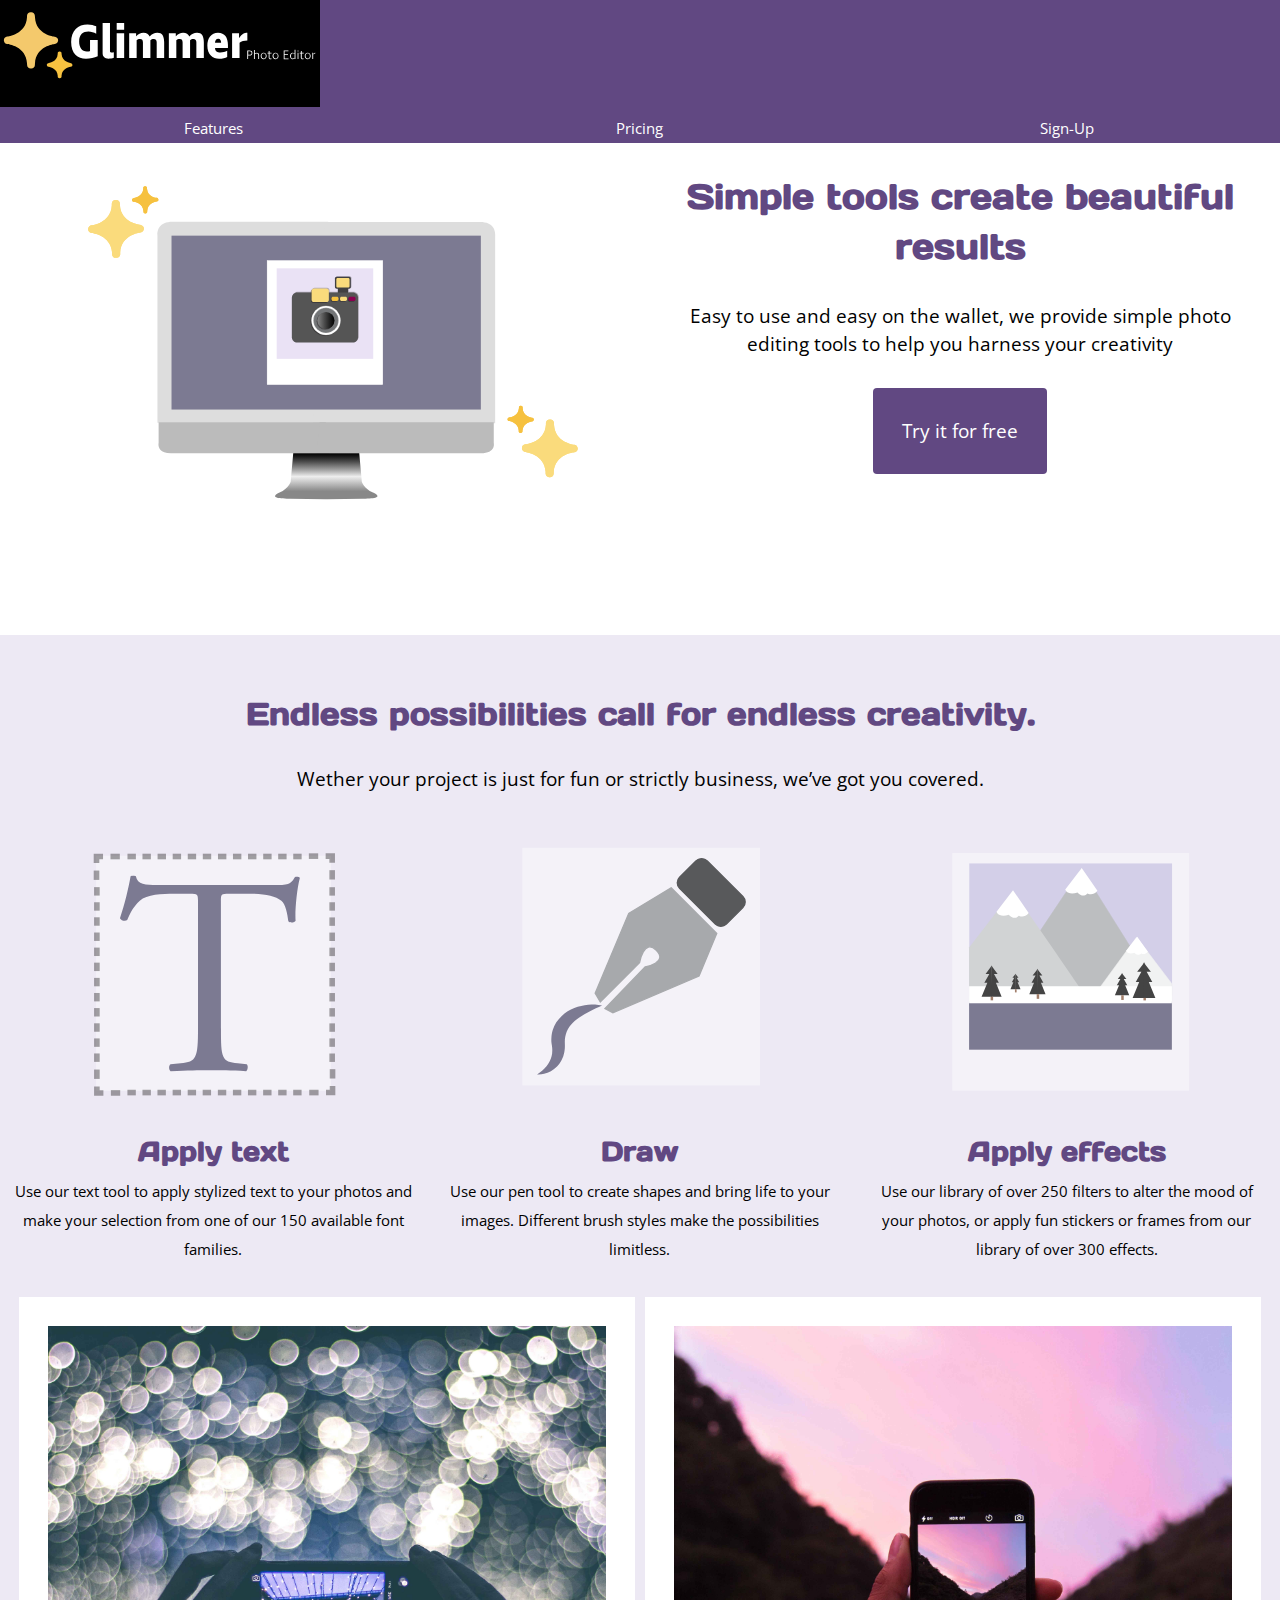
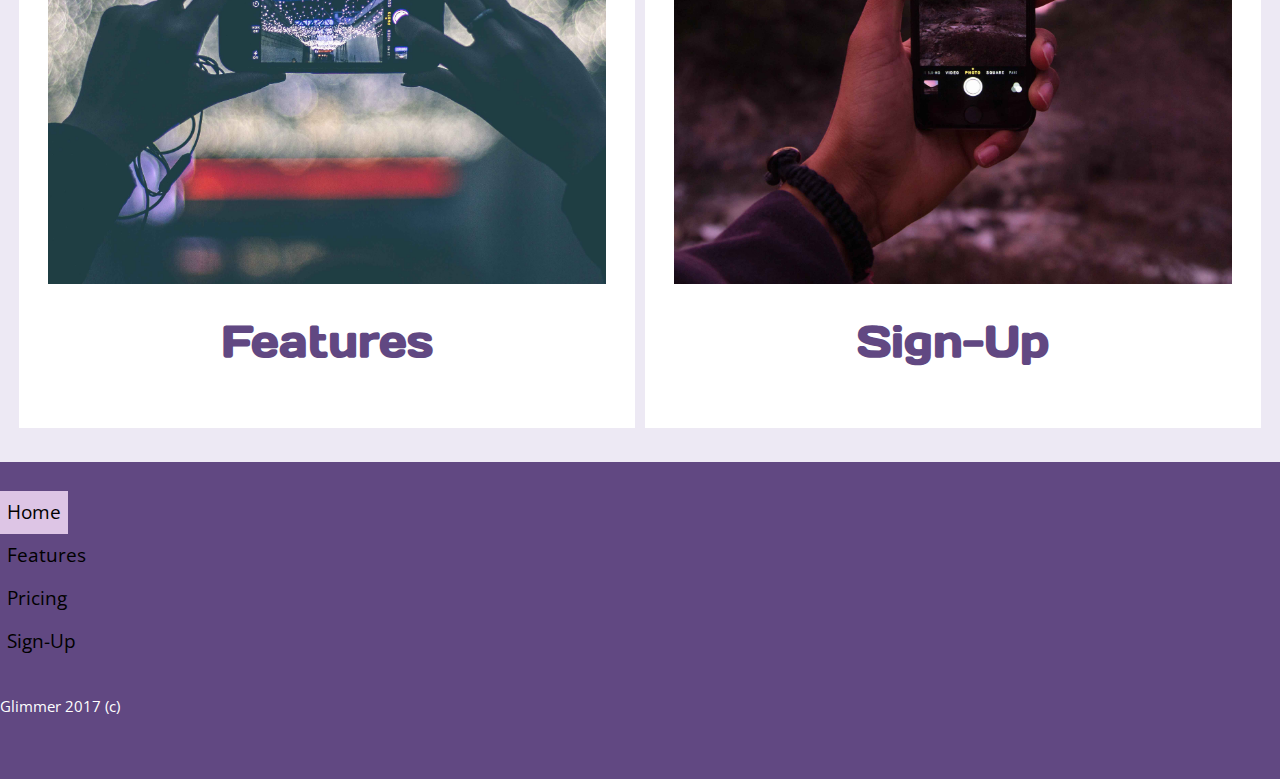
<file: index.html>
<!DOCTYPE html>
<html lang="en-ca">
<head>
  <meta charset="utf-8">
  <title>Glimmer | Photo Editor</title>
  <meta name="viewport" content="width=device-width,initial-scale=1">
  <link href="https://fonts.googleapis.com/css?family=Days+One|Open+Sans:400,700" rel="stylesheet">
  <link href="css/modules.css" rel="stylesheet">
  <link href="css/grid.css" rel="stylesheet">
  <link href="css/type.css" rel="stylesheet">
  <link href="css/main.css" rel="stylesheet">
</head>
<body>
  <header>
    <nav>
      <a href="index.html" class="ib w-1-4">
        <div class="embed embed-3by1">
          <img class="embed-item" src="images/glimmer-logo-3.svg" alt="Glimmer Photo Editor">
        </div>
      </a>
      <ul class="nav-links list-group-inline push-none grid">
        <li class="micro text-center unit xs-1-3 s-1-3 m-1-3 l-1-3 xl-1-3"><a href="tour.html">Features</a></li>
        <li class="micro text-center unit xs-1-3 s-1-3 m-1-3 l-1-3 xl-1-3"><a href="pricing.html">Pricing</a></li>
        <li class="micro text-center unit xs-1-3 s-1-3 m-1-3 l-1-3 xl-1-3"><a href="sign-up.html">Sign-Up</a></li>
      </ul>
    </nav>
  </header>
  <main>
    <section>
      <div class="grid banner push-2">
        <div class="unit xs-1 s-1 m-1-2 l-1-2 xl-1-2 inline">
          <img class="relative" src="images/banner-img.svg" alt="banner">
        </div>
        <div class="unit xs-1 s-1 m-1-2 l-1-2 xl-1-2 inline text-center push">
          <h1 class="exa pad-t">Simple tools create beautiful results</h1>
          <p class="gutter">Easy to use and easy on the wallet, we provide simple photo editing tools to help you harness your creativity</p>
          <p class="btn island"><a href="sign-up.html">Try it for free</a></p>
        </div>
      </div>
      <div class="icons">
        <h2 class="text-center push pad-t-2">Endless possibilities call for endless creativity.</h2>
        <p class="text-center gutter-1-2 push">Wether your project is just for fun or strictly business, we’ve got you covered.</p>
        <div class="grid">
          <div class="unit xs-1 s-1-3 m-1-3 l-1-3 xl-1-3">
            <img class="img-flex gutter-2" src="images/text-edit-icon.svg" alt="text icon">
            <h3 class="text-center push-1-4">Apply text</h3>
            <p class=" text-center gutter-1-2 micro">Use our text tool to apply stylized text to your photos and make your selection from one of our 150 available font families.</p>
          </div>
          <div class="unit xs-1 s-1-3 m-1-3 l-1-3 xl-1-3">
            <img class="img-flex gutter-2" src="images/draw-tool-icon.svg" alt="text icon">
            <h3 class="text-center push-1-4">Draw</h3>
            <p class="text-center gutter-1-2 micro">Use our pen tool to create shapes and bring life to your images. Different brush styles make the possibilities limitless.</p>
          </div>
          <div class="unit xs-1 s-1-3 m-1-3 l-1-3 xl-1-3">
            <img class="img-flex gutter-2" src="images/apply-filters-icon.svg" alt="text icon">
            <h3 class="text-center push-1-4">Apply effects</h3>
            <p class="text-center gutter-1-2 micro">Use our library of over 250 filters to alter the mood of your photos, or apply fun stickers or frames from our library of over 300 effects.</p>
          </div>
        </div>
      </div>
      <div class="grid gutter-1-2 polaroids">
        <div class="unit xs-1 s-1-2 m-1-2 l-1-2 xl-1-2 polaroid push">
          <a href="tour.html">
            <img class="img-flex island" src="images/cellphone-lights.jpg" alt="features page">
            <h3 class="text-center yotta push-2">Features</h3>
          </a>
        </div>
        <div class="unit xs-1 s-1-2 m-1-2 l-1-2 xl-1-2 polaroid push">
          <a href="sign-up.html">
            <img class="img-flex island" src="images/cellphone-sky.jpg" alt="features page">
            <h3 class="text-center yotta push-2">Sign-Up</h3>
          </a>
        </div>
      </div>
      <div>
        <footer>
          <nav>
            <div class="pad-t pad-b">
              <ul class="nav-links list-group">
                <li class="current ib island-1-4"><a href="index.html">Home</a></li>
                <li class="island-1-4"><a href="tour.html">Features</a></li>
                <li class="island-1-4"><a href="pricing.html">Pricing</a></li>
                <li class="island-1-4"><a href="sign-up.html">Sign-Up</a></li>
              </ul>
              <p class="micro">Glimmer 2017 (c)</p>
            </div>
          </nav>
        </footer>
      </div>
    </section>
  </main>
</body>
</html>
</file>
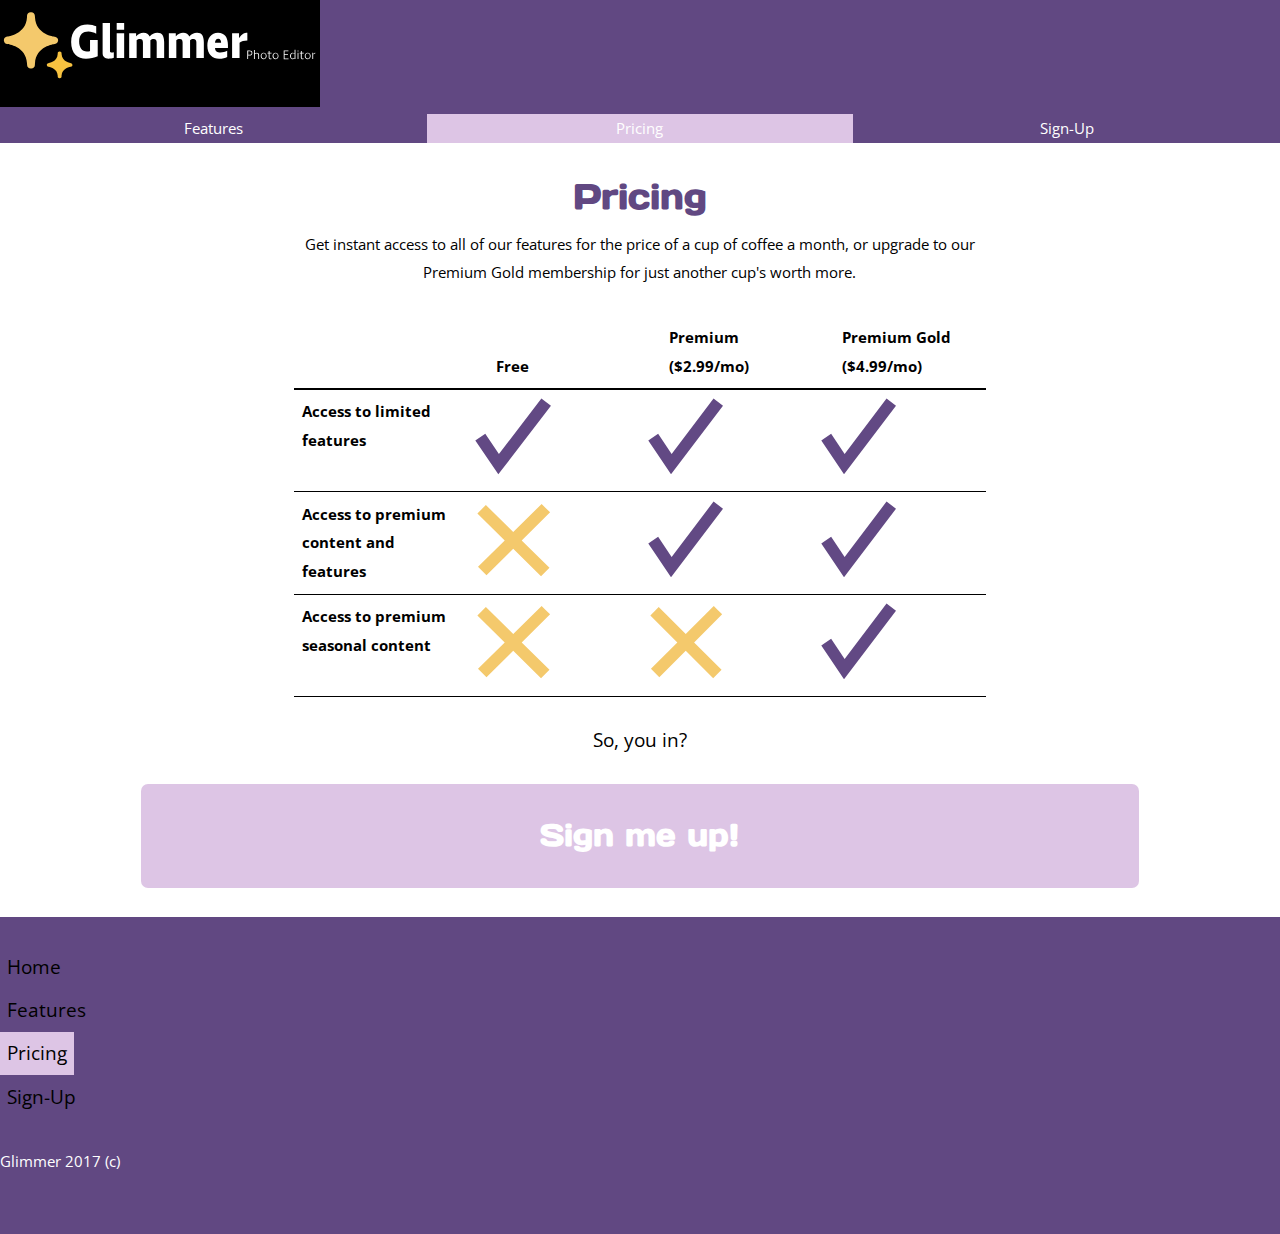
<file: pricing.html>
<!DOCTYPE html>
<html lang="en-ca">
<head>
  <meta charset="utf-8">
  <title>Glimmer | Photo Editor | Pricing</title>
  <meta name="viewport" content="width=device-width,initial-scale=1">
  <link href="https://fonts.googleapis.com/css?family=Days+One|Open+Sans:400,700" rel="stylesheet">
  <link href="css/modules.css" rel="stylesheet">
  <link href="css/grid.css" rel="stylesheet">
  <link href="css/type.css" rel="stylesheet">
  <link href="css/main.css" rel="stylesheet">
</head>
<body>
  <header>
    <nav>
      <a href="index.html" class="ib w-1-4">
        <div class="embed embed-3by1">
          <img class="embed-item" src="images/glimmer-logo-3.svg" alt="Glimmer Photo Editor">
        </div>
      </a>
      <ul class="nav-links list-group-inline push-none grid">
        <li class="micro text-center unit xs-1-3 s-1-3 m-1-3 l-1-3 xl-1-3"><a href="tour.html">Features</a></li>
        <li class="micro text-center unit xs-1-3 s-1-3 m-1-3 l-1-3 xl-1-3 current"><a href="pricing.html">Pricing</a></li>
        <li class="micro text-center unit xs-1-3 s-1-3 m-1-3 l-1-3 xl-1-3"><a href="sign-up.html">Sign-Up</a></li>
      </ul>
    </nav>
  </header>
  <main class="gutter">
    <section class="wrapper">
      <div class="max-length">
        <h1 class="pad-t text-center push-1-4">Pricing</h1>
        <p class="text-center micro">Get instant access to all of our features for the price of a cup of coffee a month, or upgrade to our Premium Gold membership for just another cup's worth more.</p>

        <div>
          <table class="pad-b max-length">
            <thead>
              <tr>
                <th class="blank" scope="col">
                </th>
                <th class="free micro gutter" scope="col">
                  Free
                </th>
                <th class="premium micro gutter" scope="col">
                  Premium<br>($2.99/mo)
                </th>
                <th class="gold micro gutter" scope="col">
                  Premium Gold<br>($4.99/mo)
                </th>
              </tr>
            </thead>

            <tbody>
              <tr>
                <th scope="row" class="micro">
                  Access to limited features
                </th>
                <td><img class="w-1-2" src="images/check-mark-icon.svg" alt="check"></td>
                <td><img class="w-1-2" src="images/check-mark-icon.svg" alt="check"></td>
                <td><img class="w-1-2" src="images/check-mark-icon.svg" alt="check"></td>
              </tr>

              <tr>
                <th scope="row" class="micro">
                  Access to premium content and features
                </th>
                <td><img class="w-1-2" src="images/x-icon.svg" alt="x"></td>
                <td><img class="w-1-2" src="images/check-mark-icon.svg" alt="check"></td>
                <td><img class="w-1-2" src="images/check-mark-icon.svg" alt="check"></td>
              </tr>

              <tr>
                <th scope="row" class="micro">
                  Access to premium seasonal content
                </th>
                <td><img class="w-1-2" src="images/x-icon.svg" alt="x"></td>
                <td><img class="w-1-2" src="images/x-icon.svg" alt="check"></td>
                <td><img class="w-1-2" src="images/check-mark-icon.svg" alt="check"></td>
              </tr>
            </tbody>
          </table>
        </div>
      </div>
      <p class="text-center push">So, you in?</p>
      <h2 class="text-center cust-button block"><a href="sign-up.html">Sign me up!</a></h2>
    </section>
  </main>
  <footer>
    <nav>
      <div class="pad-t pad-b">
        <ul class="nav-links list-group">
          <li class="island-1-4"><a href="index.html">Home</a></li>
          <li class="island-1-4"><a href="tour.html">Features</a></li>
          <li class="current ib island-1-4"><a href="pricing.html">Pricing</a></li>
          <li class="island-1-4"><a href="sign-up.html">Sign-Up</a></li>
        </ul>
        <p class="micro">Glimmer 2017 (c)</p>
      </div>
    </nav>
  </footer>
</body>
</html>
</file>
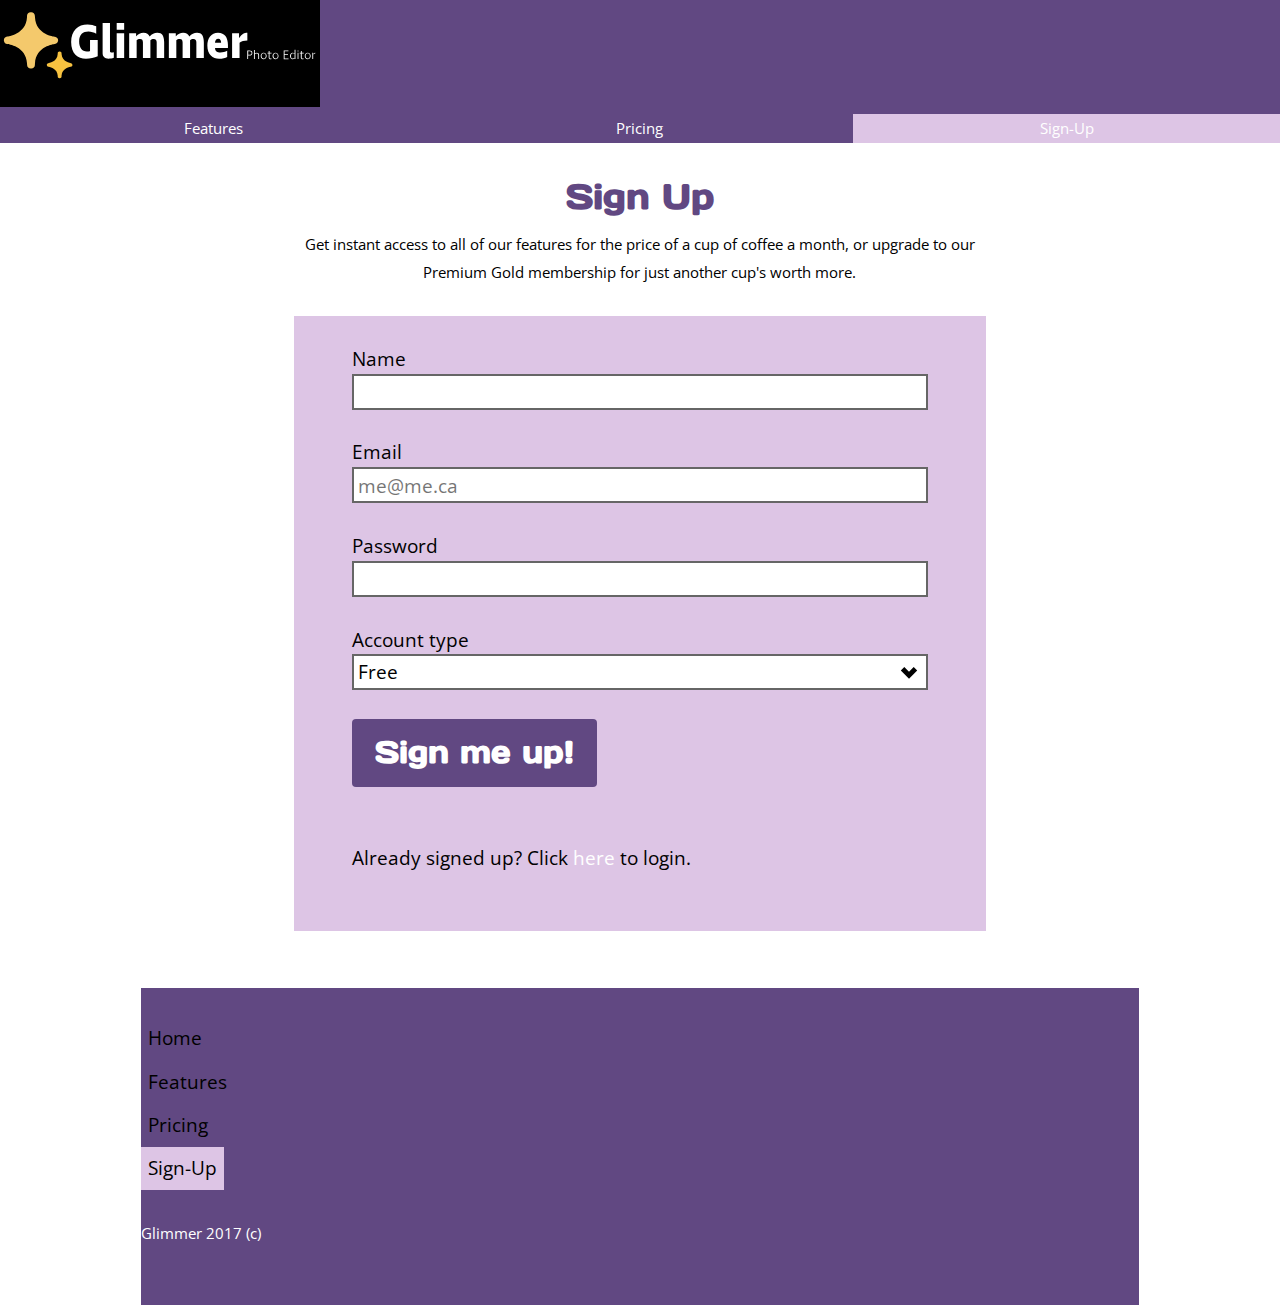
<file: sign-up.html>
<!DOCTYPE html>
<html lang="en-ca">
<head>
  <meta charset="utf-8">
  <title>Sign-Up</title>
  <meta name="viewport" content="width=device-width,initial-scale=1">
  <link href="https://fonts.googleapis.com/css?family=Days+One|Open+Sans:400,700" rel="stylesheet">
  <link href="css/modules.css" rel="stylesheet">
  <link href="css/grid.css" rel="stylesheet">
  <link href="css/type.css" rel="stylesheet">
  <link href="css/main.css" rel="stylesheet">
</head>
<body>
  <header>
    <nav>
      <a href="index.html" class="ib w-1-4">
        <div class="embed embed-3by1">
          <img class="embed-item" src="images/glimmer-logo-3.svg" alt="Glimmer Photo Editor">
        </div>
      </a>
      <ul class="nav-links list-group-inline push-none grid">
        <li class="micro text-center unit xs-1-3 s-1-3 m-1-3 l-1-3 xl-1-3"><a href="tour.html">Features</a></li>
        <li class="micro text-center unit xs-1-3 s-1-3 m-1-3 l-1-3 xl-1-3"><a href="pricing.html">Pricing</a></li>
        <li class="micro text-center unit xs-1-3 s-1-3 m-1-3 l-1-3 xl-1-3 current"><a href="sign-up.html">Sign-Up</a></li>
      </ul>
    </nav>
  </header>
  <main class="wrapper">
    <div class="max-length">
      <h1 class="pad-t text-center push-1-4">Sign Up</h1>
      <p class="text-center micro">Get instant access to all of our features for the price of a cup of coffee a month, or upgrade to our Premium Gold membership for just another cup's worth more.</p>
    </div>
    <form action="https://formspree.io/hollixholton@gmail.com" method="POST" class="max-length gutter-2 pad-t pad-b push-2">
      <div class="push">
        <label for="name">Name</label>
        <input id="name" name="name">
      </div>
      <div class="push">
        <label for="email">Email</label>
        <input id="email" type="email" placeholder="me@me.ca">
      </div>
      <div class="push">
        <label for="password">Password</label>
        <input id="password" type="password">
      </div>
      <div class="push">
        <label for="type">Account type</label>
        <select id="type">
          <option>Free</option>
          <option>Premium $2.99/mo</option>
          <option>Premium Gold $4.99/mo</option>
        </select>
      </div>
      <div class="push">
        <h2>
          <button type="submit" class="btn">Sign me up!</button>
        </h2>
        <p class="pad-t">Already signed up? Click <a href="#">here</a> to login.</p>
      </div>
    </form>
    <footer>
      <nav>
        <div class="pad-t pad-b">
          <ul class="nav-links list-group">
            <li class="island-1-4"><a href="index.html">Home</a></li>
            <li class="island-1-4"><a href="tour.html">Features</a></li>
            <li class="island-1-4"><a href="pricing.html">Pricing</a></li>
            <li class="current ib island-1-4"><a href="sign-up.html">Sign-Up</a></li>
          </ul>
          <p class="micro">Glimmer 2017 (c)</p>
        </div>
      </nav>
    </footer>
  </main>
</body>
</html>
</file>
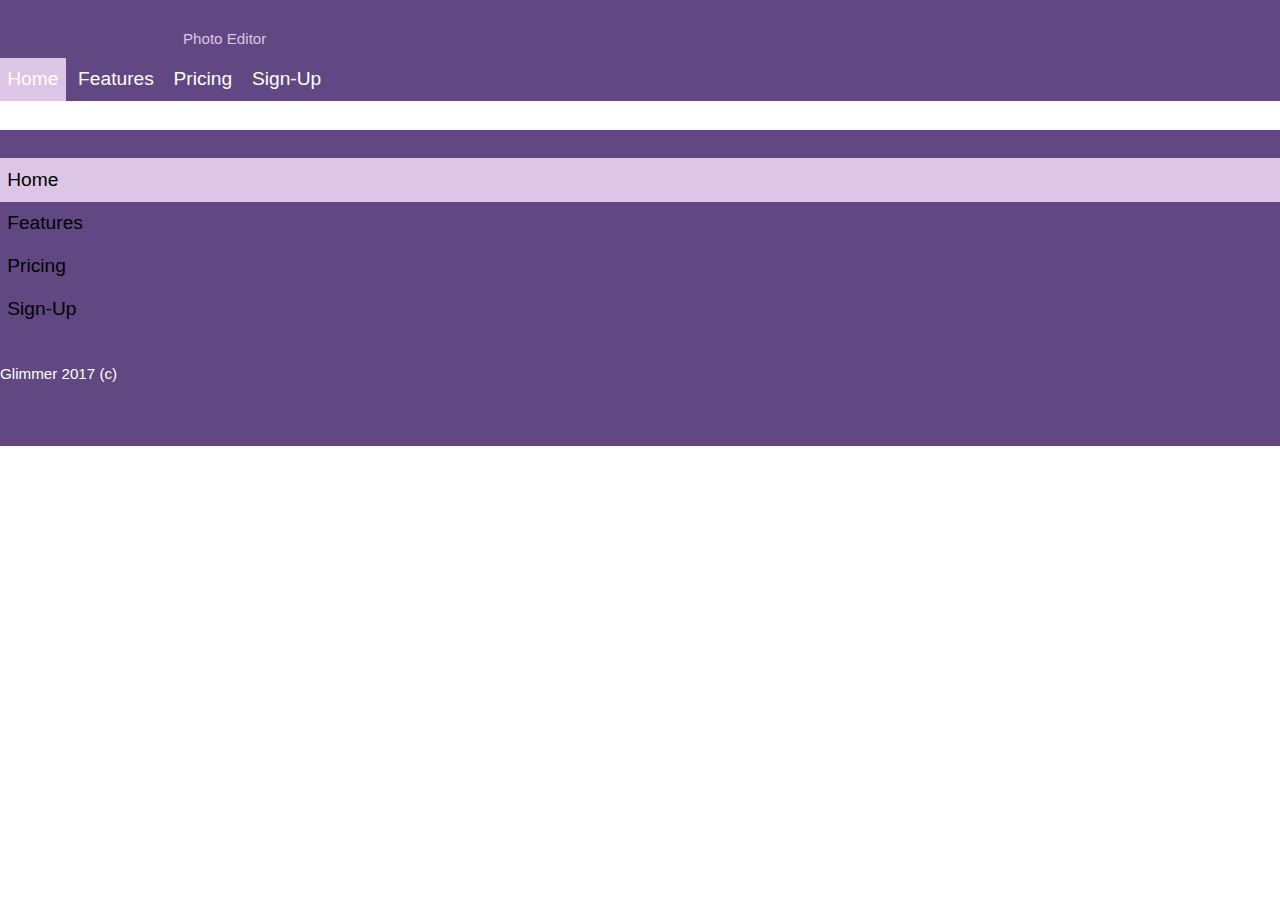
<file: signup.html>
<!DOCTYPE html>
<html lang="en-ca">
<head>
  <meta charset="utf-8">
  <title>Glimmer | Photo Editor</title>
  <meta name="viewport" content="width=device-width,initial-scale=1">
  <link href="https://fonts.googleapis.com/css?family=Quicksand:400,700" rel="stylesheet">
  <link href="css/grid.css" rel="stylesheet">
  <link href="css/type.css" rel="stylesheet">
  <link href="css/modules.css" rel="stylesheet">
  <link href="css/main.css" rel="stylesheet">
</head>
<body>
  <header>
    <nav>
      <div>
        <h1 class="inline yotta">Glimmer</h1>
        <p class="nav-text inline micro">Photo Editor</p>
      </div>
      <div>
        <ul class="nav-links list-group-inline">
          <li class="current island-1-4"><a href="index.html">Home</a></li>
          <li class="island-1-4"><a href="features.html">Features</a></li>
          <li class="island-1-4"><a href="pricing.html">Pricing</a></li>
          <li class="island-1-4"><a href="signup.html">Sign-Up</a></li>
        </ul>
      </div>
    </nav>
  </header>
  <footer>
    <nav>
      <div class="pad-t pad-b">
        <ul class="nav-links list-group">
          <li class="current island-1-4"><a href="index.html">Home</a></li>
          <li class="island-1-4"><a href="features.html">Features</a></li>
          <li class="island-1-4"><a href="pricing.html">Pricing</a></li>
          <li class="island-1-4"><a href="signup.html">Sign-Up</a></li>
        </ul>
        <p class="micro">Glimmer 2017 (c)</p>
      </div>
    </nav>
  </footer>
</file>
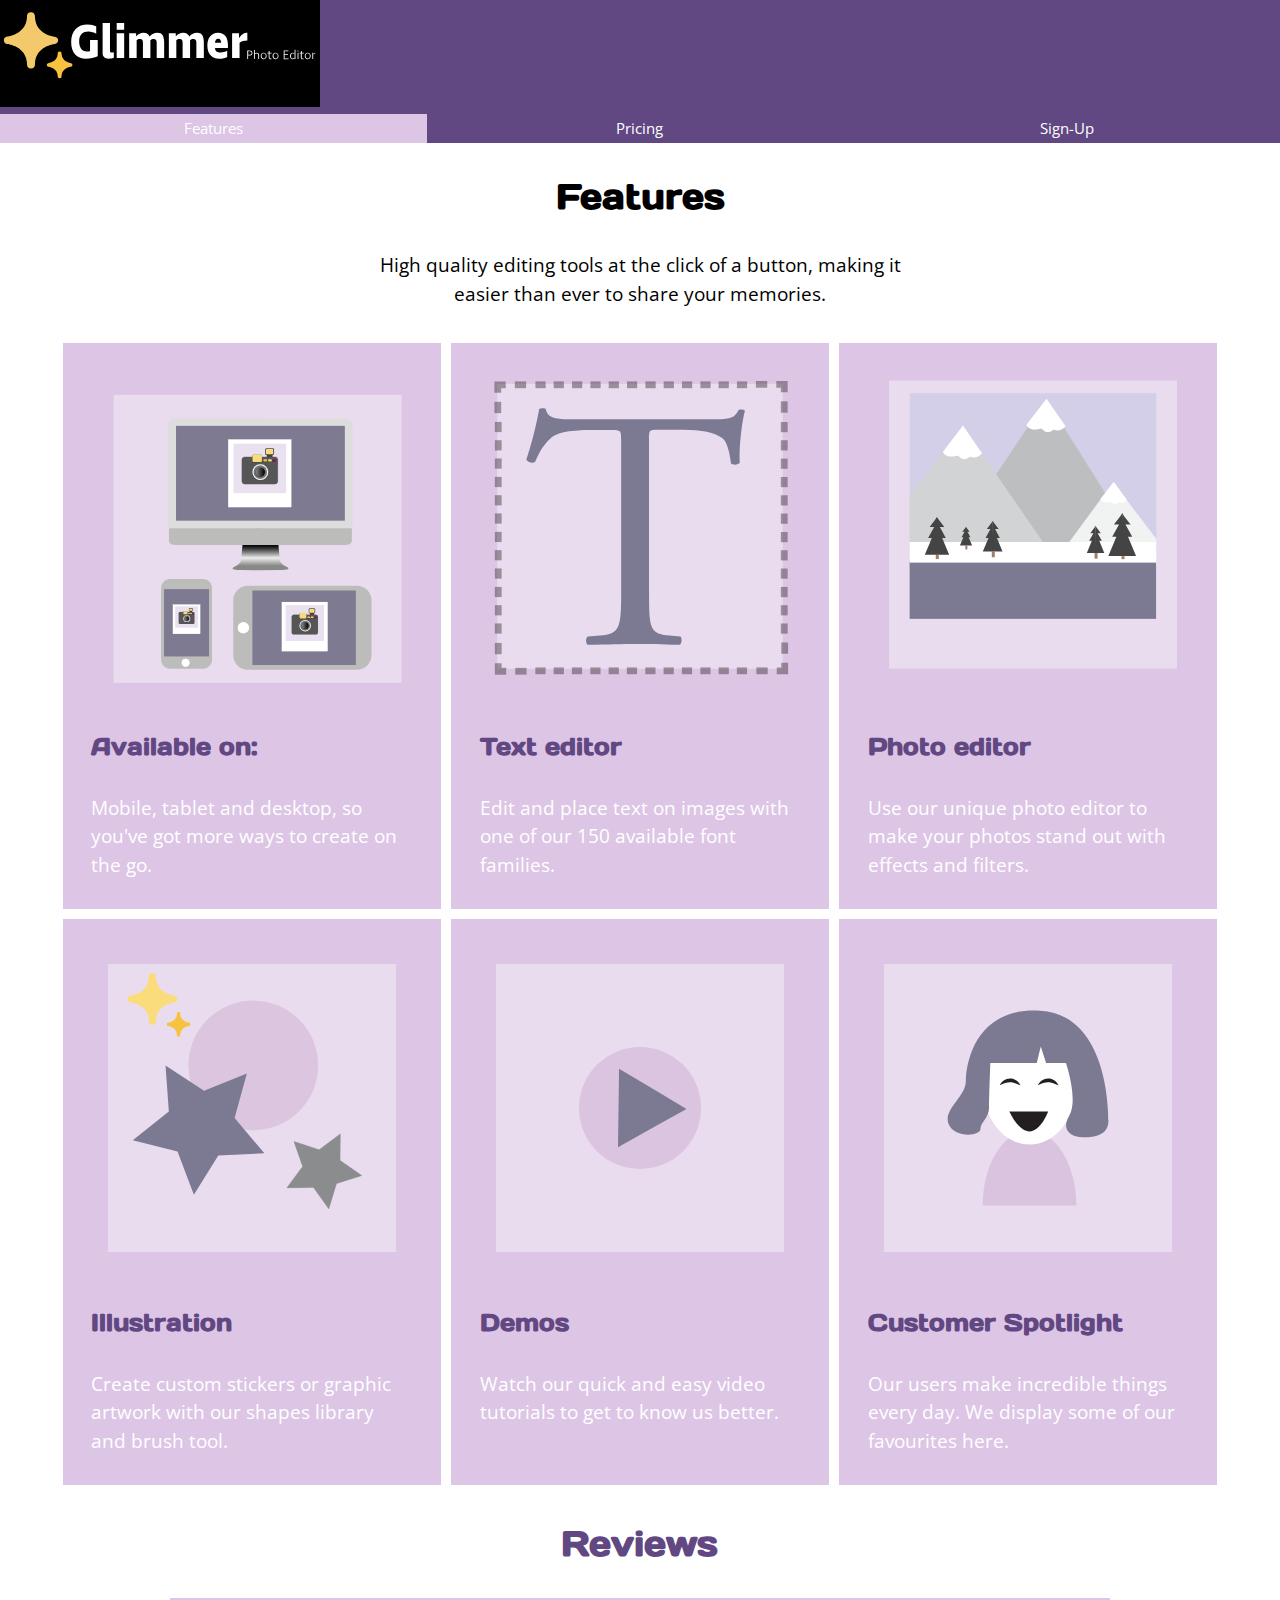
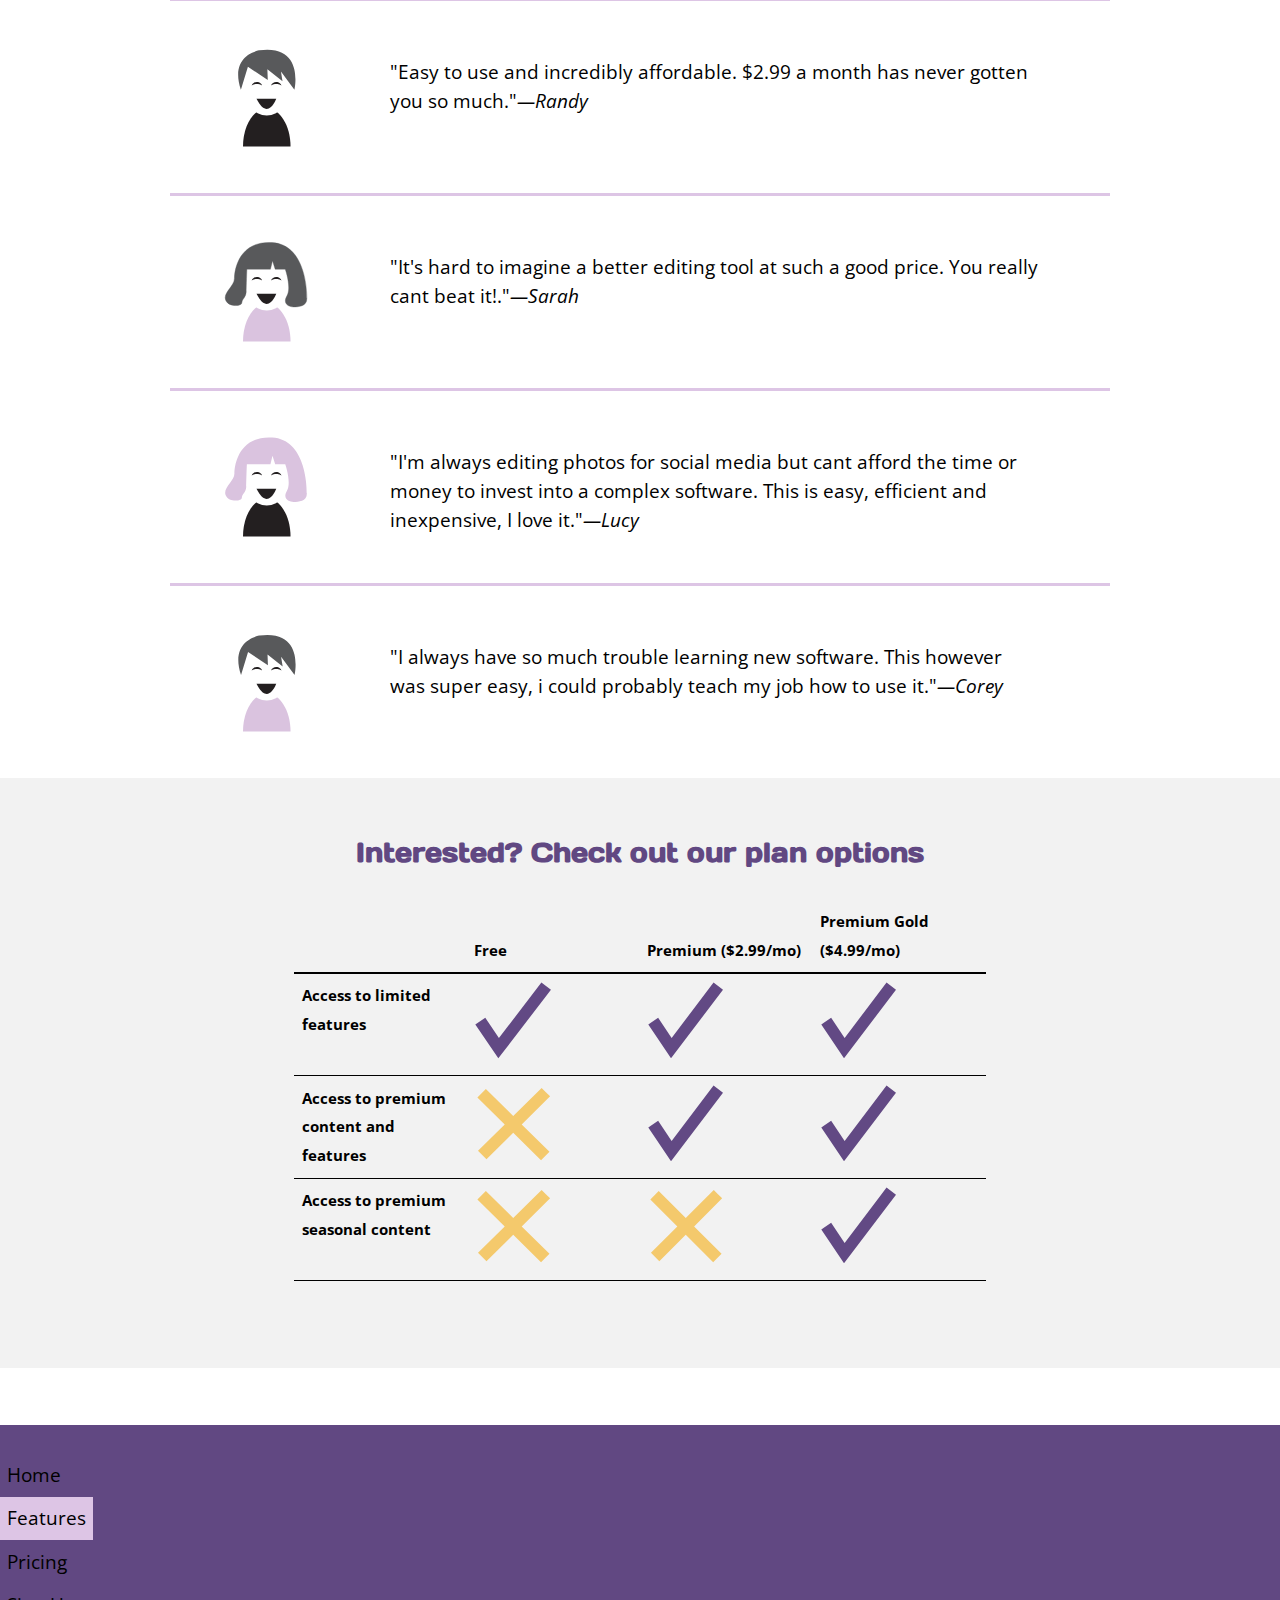
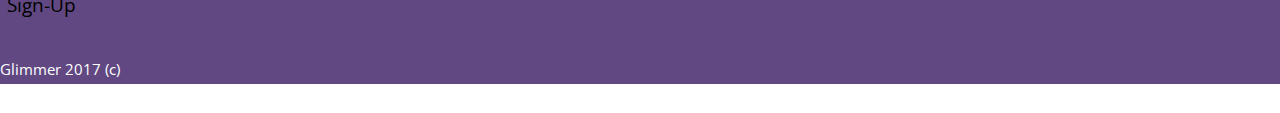
<file: tour.html>
<!DOCTYPE html>
<html lang="en-ca">
<head>
  <meta charset="utf-8">
  <title>Glimmer | Photo Editor | Features</title>
  <meta name="viewport" content="width=device-width,initial-scale=1">
  <link href="https://fonts.googleapis.com/css?family=Days+One|Open+Sans:400,700" rel="stylesheet">
  <link href="css/modules.css" rel="stylesheet">
  <link href="css/grid.css" rel="stylesheet">
  <link href="css/type.css" rel="stylesheet">
  <link href="css/main.css" rel="stylesheet">
</head>
<body>
  <main>
    <header>
      <nav>
        <a href="index.html" class="ib w-1-4">
          <div class="embed embed-3by1">
            <img class="embed-item" src="images/glimmer-logo-3.svg" alt="Glimmer Photo Editor">
          </div>
        </a>
        <ul class="nav-links list-group-inline push-none grid">
          <li class="micro text-center unit xs-1-3 s-1-3 m-1-3 l-1-3 xl-1-3 current"><a href="tour.html">Features</a></li>
          <li class="micro text-center unit xs-1-3 s-1-3 m-1-3 l-1-3 xl-1-3"><a href="pricing.html">Pricing</a></li>
          <li class="micro text-center unit xs-1-3 s-1-3 m-1-3 l-1-3 xl-1-3"><a href="sign-up.html">Sign-Up</a></li>
        </ul>
      </nav>
    </header>

    <section class="section">
      <div>
        <h1 class="text-center pad-t features">Features</h1>
        <p class="text-center max-length gutter-2">High quality editing tools at the click of a button, making it easier than ever to share your memories.</p>
      </div>

      <div class="grid gutter-2">
        <div class="cards unit xs-1-2 s-1-2 m-1-2 l-1-3 xl-1-3 unit-content-distribute content-fill">
          <a href="#">
            <img src="images/mobile-desktop-tablet-icon.svg" alt="mobile desktop tablet">
            <h2 class="gutter giga">Available on:</h2>
            <p class="gutter content-fill">Mobile, tablet and desktop, so you've got more ways to create on the go.</p>
          </a>
        </div>
        <div class="cards unit xs-1-2 s-1-2 m-1-2 l-1-3 xl-1-3 unit-content-distribute content-fill">
          <a href="#">
            <img src="images/text-edit-icon.svg" alt="text edit icon">
            <h2 class="gutter giga">Text editor</h2>
            <p class="gutter content-fill">Edit and place text on images with one of our 150 available font families.</p>
          </a>
        </div>
        <div class="cards unit xs-1-2 s-1-2 m-1-2 l-1-3 xl-1-3 unit-content-distribute content-fill">
          <a href="#">
            <img src="images/apply-filters-icon.svg" alt="photo editor icon">
            <h2 class="gutter giga">Photo editor</h2>
            <p class="gutter content-fill">Use our unique photo editor to make your photos stand out with effects and filters.</p>
          </a>
        </div>
        <div class="cards unit xs-1-2 s-1-2 m-1-2 l-1-3 xl-1-3 unit-content-distribute content-fill">
          <a href="#">
            <img src="images/shapes-icon.svg" alt="shapes">
            <h2 class="gutter giga">Illustration</h2>
            <p class="gutter content-fill">Create custom stickers or graphic artwork with our shapes library and brush tool.</p>
          </a>
        </div>
        <div class="cards unit xs-1-2 s-1-2 m-1-2 l-1-3 xl-1-3 unit-content-distribute content-fill">
          <a href="#">
            <img src="images/demos-icon.svg" alt="demos">
            <h2 class="gutter giga">Demos</h2>
            <p class="gutter content-fill">Watch our quick and easy video tutorials to get to know us better.</p>
          </a>
        </div>
        <div class="cards unit xs-1-2 s-1-2 m-1-2 l-1-3 xl-1-3 unit-content-distribute content-fill">
          <a href="#">
            <img src="images/customer-spotlight-icon.svg" alt="customer">
            <h2 class="gutter giga">Customer Spotlight</h2>
            <p class="gutter content-fill">Our users make incredible things every day. We display some of our favourites here.</p>
          </a>
        </div>
      </div>
      <div class="grid wrapper gutter">
        <h2 class="exa text-center pad-t unit xs-1 s-1 m-1 l-1 xl-1">Reviews</h2>
        <div class="review">
          <i class="icon i-192">
            <img class="xs-1 s-1 m-1-4 l-1-4 xl-1-4" src="images/customer-2-male.svg" alt="randy">
          </i>
          <p class="unit xs-1 s-1 m-3-4 l-3-4 xl-3-4 gutter icon-caption push pad-t-2">"Easy to use and incredibly affordable. $2.99 a month has never gotten you so much."<cite>—Randy</cite></p>
        </div>
        <div class="review">
          <i class="icon i-192">
            <img class="xs-1 s-1 m-1-4 l-1-4 xl-1-4" src="images/customer-2-female.svg" alt="sarah">
          </i>
          <p class="unit xs-1 s-1 m-3-4 l-3-4 xl-3-4 gutter push pad-t-2">"It's hard to imagine a better editing tool at such a good price. You really cant beat it!."<cite>—Sarah</cite></p>
        </div>
        <div class="review">
          <i class="icon i-192">
            <img class="xs-1 s-1 m-1-4 l-1-4 xl-1-4" src="images/customer-1-female.svg" alt="lucy">
          </i>
          <p class="unit xs-1 s-1 m-3-4 l-3-4 xl-3-4 gutter push pad-t-2">"I'm always editing photos for social media but cant afford the time or money to invest into a complex software. This is easy, efficient and inexpensive, I love it."<cite>—Lucy</cite></p>
        </div>
        <div class="review">
          <i class="icon i-192">
            <img class="xs-1 s-1 m-1-4 l-1-4 xl-1-4" src="images/customer-1-male.svg" alt="corey">
          </i>
          <p class="unit xs-1 s-1 m-3-4 l-3-4 xl-3-4 gutter push-2 pad-t-2">"I always have so much trouble learning new software. This however was super easy, i could probably teach my job how to use it."<cite>—Corey</cite></p>
        </div>
      </div>
    </section>
    <div class="secondary-table pad-b-2">
      <h3 class="text-center push pad-t-2">Interested? Check out our plan options</h3>
      <table class="pad-b max-length">
        <caption class="hidden">Pricing</caption>
        <thead>
          <tr>
            <th class="blank" scope="col">
            </th>
            <th class="free micro" scope="col">
              Free
            </th>
            <th class="premium micro" scope="col">
              Premium ($2.99/mo)
            </th>
            <th class="gold micro" scope="col">
              Premium Gold ($4.99/mo)
            </th>
          </tr>
        </thead>

        <tbody>
          <tr>
            <th scope="row" class="micro">
              Access to limited features
            </th>
            <td><img class="w-1-2" src="images/check-mark-icon.svg" alt="check"></td>
            <td><img class="w-1-2" src="images/check-mark-icon.svg" alt="check"></td>
            <td><img class="w-1-2" src="images/check-mark-icon.svg" alt="check"></td>
          </tr>

          <tr>
            <th scope="row" class="micro">
              Access to premium content and features
            </th>
            <td><img class="w-1-2" src="images/x-icon.svg" alt="x"></td>
            <td><img class="w-1-2" src="images/check-mark-icon.svg" alt="check"></td>
            <td><img class="w-1-2" src="images/check-mark-icon.svg" alt="check"></td>
          </tr>

          <tr>
            <th scope="row" class="micro">
              Access to premium seasonal content
            </th>
            <td><img class="w-1-2" src="images/x-icon.svg" alt="x"></td>
            <td><img class="w-1-2" src="images/x-icon.svg" alt="check"></td>
            <td><img class="w-1-2" src="images/check-mark-icon.svg" alt="check"></td>
          </tr>
        </tbody>
      </table>
    </div>
    <footer class="pad-t-2">
      <nav>
        <div class="pad-t">
          <ul class="nav-links list-group">
            <li class="island-1-4"><a href="index.html">Home</a></li>
            <li class="current ib island-1-4"><a href="tour.html">Features</a></li>
            <li class="island-1-4"><a href="pricing.html">Pricing</a></li>
            <li class="island-1-4"><a href="sign-up.html">Sign-Up</a></li>
          </ul>
          <p class="micro">Glimmer 2017 (c)</p>
        </div>
      </nav>
    </footer>
  </main>
</body>
</html>
</file>
<file: css/modules.css>
/*
 * Modulifier || Code released under the UNLICENSE
 * Code under other copyrights & licenses listed below.
 * https://modulifier.web-dev.tools/#responsive;images;list-group;embed;media-object;icons;hidden;positioning;nice-lists;forms;buttons;accessibility;print
 */

@-moz-viewport { width: device-width; scale: 1; }
@-ms-viewport { width: device-width; scale: 1; }
@-o-viewport { width: device-width; scale: 1; }
@-webkit-viewport { width: device-width; scale: 1; }
@viewport { width: device-width; scale: 1; }

html {
  box-sizing: border-box;
  -moz-text-size-adjust: 100%;
  -ms-text-size-adjust: 100%;
  -webkit-text-size-adjust: 100%;
  text-size-adjust: 100%;
}

*, *::before, *::after {
  box-sizing: inherit;
}

body {
  margin: 0;
}

article,
aside,
details,
figcaption,
figure,
footer,
header,
main,
menu,
nav,
section,
summary {
  display: block;
}

audio,
canvas,
progress,
video {
  display: inline-block;
  vertical-align: baseline;
}

template {
  display: none;
}

details {
  cursor: pointer;
}

audio:not([controls]) {
  display: none;
  height: 0;
}

a,
area,
button,
input,
label,
select,
textarea,
[tabindex] {
  -ms-touch-action: manipulation;
  touch-action: manipulation;
}

img {
  border: 0;
}

.img-flex {
  display: block;
  width: 100%;
}

svg {
  fill: currentColor;
}

svg:not(:root) {
  overflow: hidden;
}

svg.img-flex {
  width: 100%;
  height: 100%;
}

.image-replacement, .ir {
  overflow: hidden;
  direction: ltr;
  text-align: left;
  text-indent: 100%;
  white-space: nowrap;
}

.list-group, .list-group-inline, .list-group--inline {
  padding-left: 0;
  list-style-type: none;
}

.list-group > dd {
  margin-left: 0;
}

.list-group-inline::before,
.list-group-inline::after,
.list-group--inline::before,
.list-group--inline::after {
  content: "";
  display: table;
}

.list-group-inline::after,
.list-group--inline::after {
  clear: both;
}

.list-group-inline > li,
.list-group--inline > li {
  display: inline-block;
}

.list-group-inline > dt,
.list-group--inline > dt {
  clear: left;
  float: left;
  width: 11em;
}

.list-group-inline > dd,
.list-group--inline > dd {
  float: left;
  min-width: 12em;
}

.embed {
  margin-left: 0;
  margin-right: 0;
  overflow: hidden;
  position: relative;
  width: 100%;
}

.embed-1by1, .embed--1by1 {
  padding-top: 100%; /* Square */
}

.embed-4by3, .embed--4by3 {
  padding-top: 75%; /* Traditional TV/computer screens */
}

.embed-iso216, .embed--iso216 {
  padding-top: 70.92%; /* A-standard paper sizes */
}

.embed-3by2, .embed--3by2 {
  padding-top: 66.6%; /* Classic 35 mm film & most digital photos, landscape */
}

.embed-2by3, .embed--2by3 {
  padding-top: 150%; /* Classic 35 mm film & most digital photos, portrait */
}

.embed-golden, .embed--golden {
  padding-top: 61.8%; /* The Golden Ratio */
}

.embed-16by9, .embed--16by9 {
  padding-top: 56.25%; /* HD TV */
}

.embed-185by100, .embed--185by100 {
  padding-top: 54.05%; /* Common widescreen cinema */
}

.embed-24by10, .embed--24by10 {
  padding-top: 41.667%; /* Widescreen cinema: 2.4:1 */
}

.embed-3by1, .embed--3by1 {
  padding-top: 33.3333%; /* Panorama photos */
}

.embed-4by1, .embed--4by1 {
  padding-top: 25%; /* Polyvision */
}

.embed-5by1, .embed--5by1 {
  padding-top: 20%; /* Really wide... */
}

.embed-item, .embed__item {
  min-height: 100%;
  left: 0;
  position: absolute;
  top: 0;
  width: 100%;
}

.media {
  overflow: hidden;
}

.media-img, .media__img {
  float: left;
}

.media-img-reversed, .media__img--reversed {
  float: right;
}

.media-img-stacked, .media__img--stacked {
  float: none;
}

.media-body, .media__body {
  overflow: hidden;
  min-width: 12em; /* Slightly less than 200px, responsiveness built in */
}

.icon {
  display: inline-block;
  position: relative;
  background: transparent none no-repeat center center;
  background-size: contain;
  vertical-align: middle;
}

.i-16, .i--16 {
  height: 16px;
  width: 16px;
}

.i-18, .i--18 {
  height: 18px;
  width: 18px;
}

.i-24, .i--24 {
  height: 24px;
  width: 24px;
}

.i-32, .i--32 {
  height: 32px;
  width: 32px;
}

.i-48, .i--48 {
  height: 48px;
  width: 48px;
}

.i-64, .i--64 {
  height: 64px;
  width: 64px;
}

.i-96, .i--96 {
  height: 96px;
  width: 96px;
}

.i-128, .i--128 {
  height: 128px;
  width: 128px;
}

.i-192, .i--192 {
  height: 192px;
  width: 192px;
}

.i-256, .i--256 {
  height: 256px;
  width: 256px;
}

.icon img,
.icon svg {
  left: 0;
  height: 100%;
  position: absolute;
  top: 0;
  width: 100%;
  fill: currentColor;
}

.icon-label {
  vertical-align: middle;
}

.icon-link,
.icon-link:focus,
.icon-link:hover {
  text-decoration: none;
}

[hidden], .hidden {
  /* stylelint-disable declaration-no-important */
  display: none !important;
  visibility: hidden !important;
  /* stylelint-enable */
}

.visually-hidden {
  height: 1px;
  margin: -1px;
  overflow: hidden;
  padding: 0;
  position: absolute;
  width: 1px;
  border: 0;
  clip: rect(0 0 0 0);
}

.visually-hidden.focusable:active, .visually-hidden.focusable:focus {
  height: auto;
  margin: 0;
  overflow: visible;
  position: static;
  width: auto;
  clip: auto;
}

.invisible {
  visibility: hidden;
}

.chop,
.crop {
  overflow: hidden;
}

.truncate {
  max-width: 100%;
  overflow: hidden;
  width: 100%;
  text-overflow: ellipsis;
  white-space: nowrap;
}

.scrollable {
  max-width: 100%;
  overflow-x: auto;
  overflow-y: hidden;
  -webkit-overflow-scrolling: touch;
}

.clearfix::after {
  content: " ";
  display: block;
  clear: both;
}

.left {
  float: left;
}

.right {
  float: right;
}

.center-text,
.center-flow {
  text-align: center;
}

.center-block {
  margin-left: auto;
  margin-right: auto;
}

.no-auto-margins,
.not-centered {
  margin-left: 0;
  margin-right: 0;
}

.center-content,
.center-content-vertical,
.center-contents,
.center-contents-vertical {
  display: -webkit-flex;
  display: -ms-flexbox;
  display: flex;
  -webkit-justify-content: center;
  -ms-flex-pack: center;
  justify-content: center;
  -webkit-align-items: center;
  -ms-flex-align: center;
  align-items: center;
  -webkit-align-content: center;
  -ms-flex-line-pack: center;
  align-content: center;
  -webkit-flex-direction: column wrap;
  -ms-flex-direction: column wrap;
  flex-flow: column wrap;
}

.center-content-horizontal,
.center-contents-horizontal {
  display: -webkit-flex;
  display: -ms-flexbox;
  display: flex;
  -webkit-justify-content: center;
  -ms-flex-pack: center;
  justify-content: center;
  -webkit-align-items: center;
  -ms-flex-align: center;
  align-items: center;
  -webkit-align-content: center;
  -ms-flex-line-pack: center;
  align-content: center;
  -webkit-flex-direction: row wrap;
  -ms-flex-direction: row wrap;
  flex-flow: row wrap;
}

.inline {
  display: inline;
}

.block {
  display: block;
}

.inline-block, .ib {
  display: inline-block;
}

.valign-top {
  vertical-align: top;
}

.valign-bottom {
  vertical-align: bottom;
}

.valign-middle {
  vertical-align: middle;
}

.fixed {
  position: fixed;
}

.relative {
  position: relative;
}

[class*="pin-"],
.absolute {
  position: absolute;
}

.static {
  position: static;
}

.zindex-1 {
  z-index: 1;
}

.zindex-2 {
  z-index: 2;
}

.zindex-3 {
  z-index: 3;
}

.zindex-1000 {
  z-index: 1000;
}

.pin-top-left,
.pin-left-top,
.pin-tl,
.pin-lt {
  top: 0;
  left: 0;
}

.pin-top-right,
.pin-right-top,
.pin-tr,
.pin-rt {
  top: 0;
  right: 0;
}

.pin-bottom-left,
.pin-left-bottom,
.pin-bl,
.pin-lb {
  bottom: 0;
  left: 0;
}

.pin-bottom-right,
.pin-right-bottom,
.pin-br,
.pin-rb {
  bottom: 0;
  right: 0;
}

.pin-top-center,
.pin-center-top,
.pin-tc,
.pin-ct {
  left: 50%;
  top: 0;
  transform: translateX(-50%);
}

.pin-bottom-center,
.pin-center-bottom,
.pin-bc,
.pin-cb {
  bottom: 0;
  left: 50%;
  transform: translateX(-50%);
}

.pin-center-left,
.pin-left-center,
.pin-cl,
.pin-lc {
  left: 0;
  top: 50%;
  transform: translateY(-50%);
}

.pin-center-right,
.pin-right-center,
.pin-cr,
.pin-rc {
  right: 0;
  top: 50%;
  transform: translateY(-50%);
}

.pin-center, .pin-c {
  left: 50%;
  top: 50%;
  transform: translate(-50%, -50%);
}

.width-quarter, .w-1-4 {
  width: 25%;
}

.width-half, .w-1-2 {
  width: 50%;
}

.width-full, .w-1 {
  width: 100%;
}

.height-quarter, .h-1-4 {
  height: 25%;
}

.height-half, .h-1-2 {
  height: 50%;
}

.height-full, .h-1 {
  height: 100%;
}

ul {
  list-style-type: none;
}

ul > li::before {
  content: "·";
  float: left;
  margin-left: -1.6em;
  width: 1.3em;
  text-align: right;
}

ol {
  counter-reset: ol-simple-numbers;
  list-style-type: none;
}

ol > li::before {
  float: left;
  margin-left: -1.6em;
  width: 1.3em;
  counter-increment: ol-simple-numbers;
  content: counter(ol-simple-numbers);
  text-align: right;
}

.list-group > li::before,
.list-group-inline > li::before,
.list-group--inline > li::before {
  content: none;
}

/* stylelint-disable no-descending-specificity */

/*
 * (c) Nicolas Gallagher and Jonathan Neal of Normalize.css || MIT License
 *     https://necolas.github.io/normalize.css/
 */

button,
input,
optgroup,
select,
textarea {
  color: inherit;
  font: inherit;
  margin: 0;
}

button,
input {
  overflow: visible;
}

button,
select {
  text-transform: none;
}

button,
html [type="button"],
[type="reset"],
[type="submit"] {
  -webkit-appearance: button;
  cursor: pointer;
}

button[disabled],
html input[disabled] {
  cursor: default;
}

button::-moz-focus-inner,
input::-moz-focus-inner {
  border: 0;
  padding: 0;
}

[type="checkbox"],
[type="radio"] {
  opacity: 0;
  position: absolute;
  height: 1px;
  width: 1px;
}

[type="number"]::-webkit-inner-spin-button,
[type="number"]::-webkit-outer-spin-button {
  height: auto;
}

[type="search"]::-webkit-search-cancel-button,
[type="search"]::-webkit-search-decoration {
  -webkit-appearance: none;
}

fieldset {
  padding-left: 0;
  padding-right: 0;

  border: 0;
  border-top: 2px solid #666;
}

legend {
  color: inherit;
  display: table;
  max-width: 100%;
  padding: 0 .3em 0 0;
  white-space: normal;

  border: 0;

  font-weight: bold;
}

optgroup {
  font-weight: bold;
}

::-webkit-input-placeholder {
  color: inherit;
  opacity: .54;
}

::-webkit-file-upload-button {
  -webkit-appearance: button;
  font: inherit;
}

/* End Normalize.css code */

label,
.label-block {
  display: block;
  cursor: pointer;
}

[type="checkbox"] + label,
[type="radio"] + label,
.label-inline {
  display: inline-block;
}

input:not([type]),
[type="text"],
[type="number"],
[type="search"],
[type="url"],
[type="email"],
[type="password"],
[type="tel"],
[type="datetime-local"],
[type="month"],
[type="week"],
[type="date"],
[type="time"],
[type="range"],
select,
textarea {
  -moz-appearance: none;
  -webkit-appearance: none;
  appearance: none;
}

input,
textarea {
  display: block;
  width: 100%;

  background-color: #fff;
  border: 2px solid #666;
  border-radius: 0;

  vertical-align: middle;
}

label {
  vertical-align: middle;
}

textarea {
  max-width: 100%;
  min-height: 4em;
  overflow: auto;
}

[type="color"] {
  display: inline-block;
  width: 2em;
}

select {
  display: block;
  width: 100%;

  background-image: url("data:image/svg+xml,%3Csvg xmlns='http://www.w3.org/2000/svg' width='256' height='256' viewBox='0 0 256 256'%3E%3Cpath fill='none' stroke='%23000' stroke-miterlimit='10' stroke-width='70' d='M36.3 82.1l91.9 91.8 91.5-91.8'/%3E%3C/svg%3E");
  background-repeat: no-repeat;
  background-position: calc(100% - .4em) center;
  background-size: 18px auto;
  background-color: #fff;
  border: 2px solid #666;
  border-radius: 0;
}

[type="checkbox"] + label::before {
  content: " ";
  display: inline-block;
  height: 1.8em;
  margin-right: .3em;
  position: relative;
  vertical-align: middle;
  top: -.1em;
  width: 1.8em;

  background-color: #fff;
  background-size: cover;
  border: 2px solid #666;

  line-height: inherit;
}

[type="checkbox"]:checked + label::before {
  background-image: url("data:image/svg+xml,%3Csvg xmlns='http://www.w3.org/2000/svg' width='256' height='256' viewBox='0 0 256 256'%3E%3Cpath fill='none' stroke='%23000' stroke-miterlimit='10' stroke-width='50' d='M49.9 130.1l50.8 50.7L206.1 75.2'/%3E%3C/svg%3E");
}

[type="checkbox"]:focus + label::before {
  outline: 3px solid #000;
  z-index: 1000;
}

[type="radio"] + label::before {
  content: " ";
  display: inline-block;
  height: 1.8em;
  margin-right: .3em;
  position: relative;
  vertical-align: middle;
  top: -.1em;
  width: 1.8em;

  background-color: #fff;
  background-size: cover;
  border: 2px solid #666;
  border-radius: 50%;

  line-height: inherit;
}

[type="radio"]:checked + label::before {
  background-image: url("data:image/svg+xml,%3Csvg xmlns='http://www.w3.org/2000/svg' width='256' height='256' viewBox='0 0 256 256'%3E%3Ccircle cx='128' cy='128' r='70.4'/%3E%3C/svg%3E");
}

[type="radio"]:focus + label::before,
[type="radio"] + label:focus::before {
  box-shadow: 0 0 0 3px #000;
  z-index: 1000;
}

[type="range"] {
  border: 0;
  background-color: #fff;
}

[type="range"]::-webkit-slider-runnable-track {
  height: 6px;

  -webkit-appearance: none;
  appearance: none;
  background-color: #ccc;
  border: 0;
  border-radius: 3px;
}

[type="range"]:active::-webkit-slider-runnable-track {
  background-color: #ccc;
}

[type="range"]::-moz-range-track {
  height: 6px;

  -moz-appearance: none;
  appearance: none;
  background-color: #ccc;
  border: 0;
  border-radius: 3px;
}

[type="range"]:active::-moz-range-track {
  background-color: #ccc;
}

[type="range"]::-ms-track {
  height: 6px;

  -ms-appearance: none;
  appearance: none;
  background-color: #ccc;
  border: 0;
  border-radius: 3px;
}

[type="range"]:active::-ms-track {
  background-color: #ccc;
}

[type="range"]::-webkit-slider-thumb {
  margin-top: -4px;
  height: 16px;
  width: 16px;

  -webkit-appearance: none;
  appearance: none;
  background-color: #000;
  border: none;
  border-radius: 50%;
}

[type="range"]:hover::-webkit-slider-thumb {
  background-color: #000;
}

[type="range"]:active::-webkit-slider-thumb {
  background-color: #000;
}

[type="range"]::-moz-range-thumb {
  margin-top: -4px;
  height: 16px;
  width: 16px;

  -webkit-appearance: none;
  appearance: none;
  background-color: #000;
  border: none;
  border-radius: 50%;
}

[type="range"]:hover::-moz-range-thumb {
  background-color: #000;
}

[type="range"]:active::-moz-range-thumb {
  background-color: #000;
}

[type="range"]::-ms-thumb {
  margin-top: -4px;
  height: 16px;
  width: 16px;

  -webkit-appearance: none;
  appearance: none;
  background-color: #000;
  border: none;
  border-radius: 50%;
}

[type="range"]:hover::-ms-thumb {
  background-color: #000;
}

[type="range"]:active::-ms-thumb {
  background-color: #000;
}

[type="checkbox"].hide-custom-input + label::before,
[type="checkbox"] + .hide-custom-input::before,
[type="radio"].hide-custom-input + label::before,
[type="radio"] + .hide-custom-input::before {
  content: none;
  display: none;
}

/* stylelint-enable */

.link-box {
  display: block;
  text-decoration: none;
}

button,
.btn {
  cursor: pointer;
  display: inline-block;
  margin: 0;
  overflow: visible;
  padding: .375em .75em .42em;
  -webkit-appearance: none;
  -moz-appearance: none;
  appearance: none;
  background-color: #333;
  border-radius: 4px;
  border: 3px solid #333;
  color: #fff;
  font: inherit;
  text-decoration: none;
  text-transform: none;
}

button::-moz-focus-inner {
  border: 0;
  padding: 0;
}

button:focus,
button:hover,
.btn:focus,
.btn:hover {
  background-color: #000;
  border-color: #000;
  color: #fff;
}

button[disabled] {
  cursor: default;
}

.btn-light, .btn--light {
  background-color: #e2e2e2;
  border-color: #e2e2e2;
  color: #000;
}

.btn-light:focus,
.btn-light:hover,
.btn--light:focus,
.btn--light:hover {
  background-color: #666;
  border-color: #666;
  color: #fff;
}

.btn-ghost,
.btn--ghost {
  background-color: transparent;
  border-color: #333;
  color: #000;
}

.btn-ghost:focus,
.btn-ghost:hover,
.btn--ghost:focus,
.btn--ghost:hover {
  background-color: #e2e2e2;
  border-color: #000;
  color: #000;
}

.btn-link {
  display: inline;
  padding: 0;
  background-color: transparent;
  border-radius: 0;
  border: 0;
  color: inherit;
}

.btn-link:focus,
.btn-link:hover {
  background-color: transparent;
  color: inherit;
}

a:hover, a:active {
  outline: none;
}

a:focus,
[tabindex="0"]:focus,
details:focus,
summary:focus,
input:focus,
textarea:focus,
button:focus,
select:focus {
  outline: 3px solid #000;
  outline-offset: 0;
}

a:focus, [tabindex="0"]:focus {
  outline-offset: 3px;
}

.skip-links {
  margin: 0;
  padding: 0;
  list-style-type: none;
}

.skip-links > li::before {
  content: none; /* Remove the bullets if nice lists is selected */
}

.skip-links a,
.skip-links button {
  padding: .5em .75em;
  position: absolute;
  top: -10em;
  z-index: 10000; /* To make sure they're always on top */
  background-color: #000;
  border: 0;
  color: #fff;
  font-size: 1.125rem;
  font-weight: bold;
  text-decoration: none;
}

.skip-links a:focus,
.skip-links button:focus {
  outline-offset: 3px;
  top: 0;
}

[aria-busy="true"] {
  cursor: progress;
}

[aria-controls] {
  cursor: pointer;
}

[aria-disabled] {
  cursor: default;
}

.print-only {
  display: none;
  visibility: hidden;
}

@media print {

  .no-print {
    display: none;
    visibility: hidden;
  }

  .print-only {
    display: block;
    visibility: visible;
  }

  /*
   * (c) HTML5 Boilerplate || MIT License
   *     https://html5boilerplate.com/
   */

  /* stylelint-disable declaration-no-important */

  *, *::before, *::after, *::first-letter, *::first-line {
    background: none transparent !important;
    color: #000 !important;
    box-shadow: none !important;
    text-shadow: none !important;
  }

  /* stylelint-enable */

  a, a:visited {
    text-decoration: underline;
  }

  a[href]::after {
    content: " (" attr(href) ")";
  }

  abbr[title]::after {
    content: " (" attr(title) ")";
  }

  a[href^="#"]::after,
  a[href^="javascript:"]::after {
    content: "";
  }

  pre, blockquote {
    page-break-inside: avoid;
  }

  thead {
    display: table-header-group;
  }

  tr, img {
    page-break-inside: avoid;
  }

  p, h1, h2, h3, h4, h5, h6 {
    orphans: 3;
    widows: 3;
  }

  h1, h2, h3, h4, h5, h6 {
    page-break-after: avoid;
  }

  /* End HTML5 Boilerplate code */
}
</file>
<file: css/grid.css>
/*
  Gridifier || Code released under the UNLICENSE
  https://gridifier.web-dev.tools/#xs,4,0,0,0;s,4,25,0,0;m,4,38,1,1;l,4,60,1,1
*/

.grid {
  margin: 0;
  padding: 0;
  letter-spacing: -.31em;
  text-rendering: optimizeSpeed;
  display: -webkit-flex;
  display: -ms-flexbox;
  display: flex;
  -webkit-flex-flow: row wrap;
  -ms-flex-flow: row wrap;
  flex-flow: row wrap;
}

.grid-bottom {
  -webkit-align-items: flex-end;
  -ms-align-items: flex-end;
  align-items: flex-end;
}

.grid-middle {
  -webkit-align-items: center;
  -ms-align-items: center;
  align-items: center;
}

.grid-stretch {
  -webkit-align-items: stretch;
  -ms-align-items: stretch;
  align-items: stretch;
}

.opera-only :-o-prefocus,
.grid {
  word-spacing: -.43em;
}

.unit {
  letter-spacing: normal;
  text-rendering: auto;
  vertical-align: top;
  word-spacing: normal;
  display: inline-block;
  visibility: visible;
}

.grid-bottom .unit {
  vertical-align: bottom;
}

.grid-middle .unit {
  vertical-align: middle;
}

[class*="unit-push-"],
[class*="unit-pull-"] {
  position: relative;
}

.unit-xs-hidden {
  display: none;
  visibility: hidden;
}

.unit-xs-centered {
  margin: 0 auto;
}

.unit-xs-1,
.xs-1 {
  display: block;
  visibility: visible;
  width: 100%;
}

.unit-xs-1-2,
.xs-1-2 {
  width: 50%;
}

.unit-xs-1-3,
.xs-1-3 {
  width: 33.3333%;
}

.unit-xs-2-3,
.xs-2-3 {
  width: 66.6667%;
}

.unit-xs-1-4,
.xs-1-4 {
  width: 25%;
}

.unit-xs-3-4,
.xs-3-4 {
  width: 75%;
}

.unit-xs-1-2,
.xs-1-2,
.unit-xs-1-3,
.xs-1-3,
.unit-xs-2-3,
.xs-2-3,
.unit-xs-1-4,
.xs-1-4,
.unit-xs-3-4,
.xs-3-4 {
  display: inline-block;
  visibility: visible;
}

@media only screen and (min-width: 25em) {

  .unit-s-hidden {
    display: none;
    visibility: hidden;
  }

  .unit-s-centered {
    margin: 0 auto;
  }

  .unit-s-1,
  .s-1 {
    display: block;
    visibility: visible;
    width: 100%;
  }

  .unit-s-1-2,
  .s-1-2 {
    width: 50%;
  }

  .unit-s-1-3,
  .s-1-3 {
    width: 33.3333%;
  }

  .unit-s-2-3,
  .s-2-3 {
    width: 66.6667%;
  }

  .unit-s-1-4,
  .s-1-4 {
    width: 25%;
  }

  .unit-s-3-4,
  .s-3-4 {
    width: 75%;
  }

  .unit-s-1-2,
  .s-1-2,
  .unit-s-1-3,
  .s-1-3,
  .unit-s-2-3,
  .s-2-3,
  .unit-s-1-4,
  .s-1-4,
  .unit-s-3-4,
  .s-3-4 {
    display: inline-block;
    visibility: visible;
  }

}

@media only screen and (min-width: 38em) {

  .unit-m-hidden {
    display: none;
    visibility: hidden;
  }

  .unit-m-centered {
    margin: 0 auto;
  }

  .unit-m-1,
  .m-1 {
    display: block;
    visibility: visible;
    width: 100%;
  }

  .unit-offset-m-0 {
    margin-left: 0;
  }

  .unit-push-m-0,
  .unit-pull-m-0 {
    left: 0;
  }

  .unit-m-1-2,
  .m-1-2 {
    width: 50%;
  }

  .unit-offset-m-1-2 {
    margin-left: 50%;
  }

  .unit-push-m-1-2 {
    left: 50%;
  }

  .unit-pull-m-1-2 {
    left: -50%;
  }

  .unit-m-1-3,
  .m-1-3 {
    width: 33.3333%;
  }

  .unit-offset-m-1-3 {
    margin-left: 33.3333%;
  }

  .unit-push-m-1-3 {
    left: 33.3333%;
  }

  .unit-pull-m-1-3 {
    left: -33.3333%;
  }

  .unit-m-2-3,
  .m-2-3 {
    width: 66.6667%;
  }

  .unit-offset-m-2-3 {
    margin-left: 66.6667%;
  }

  .unit-push-m-2-3 {
    left: 66.6667%;
  }

  .unit-pull-m-2-3 {
    left: -66.6667%;
  }

  .unit-m-1-4,
  .m-1-4 {
    width: 25%;
  }

  .unit-offset-m-1-4 {
    margin-left: 25%;
  }

  .unit-push-m-1-4 {
    left: 25%;
  }

  .unit-pull-m-1-4 {
    left: -25%;
  }

  .unit-m-3-4,
  .m-3-4 {
    width: 75%;
  }

  .unit-offset-m-3-4 {
    margin-left: 75%;
  }

  .unit-push-m-3-4 {
    left: 75%;
  }

  .unit-pull-m-3-4 {
    left: -75%;
  }

  .unit-m-1-2,
  .m-1-2,
  .unit-m-1-3,
  .m-1-3,
  .unit-m-2-3,
  .m-2-3,
  .unit-m-1-4,
  .m-1-4,
  .unit-m-3-4,
  .m-3-4 {
    display: inline-block;
    visibility: visible;
  }

}

@media only screen and (min-width: 60em) {

  .unit-l-hidden {
    display: none;
    visibility: hidden;
  }

  .unit-l-centered {
    margin: 0 auto;
  }

  .unit-l-1,
  .l-1 {
    display: block;
    visibility: visible;
    width: 100%;
  }

  .unit-offset-l-0 {
    margin-left: 0;
  }

  .unit-push-l-0,
  .unit-pull-l-0 {
    left: 0;
  }

  .unit-l-1-2,
  .l-1-2 {
    width: 50%;
  }

  .unit-offset-l-1-2 {
    margin-left: 50%;
  }

  .unit-push-l-1-2 {
    left: 50%;
  }

  .unit-pull-l-1-2 {
    left: -50%;
  }

  .unit-l-1-3,
  .l-1-3 {
    width: 33.3333%;
  }

  .unit-offset-l-1-3 {
    margin-left: 33.3333%;
  }

  .unit-push-l-1-3 {
    left: 33.3333%;
  }

  .unit-pull-l-1-3 {
    left: -33.3333%;
  }

  .unit-l-2-3,
  .l-2-3 {
    width: 66.6667%;
  }

  .unit-offset-l-2-3 {
    margin-left: 66.6667%;
  }

  .unit-push-l-2-3 {
    left: 66.6667%;
  }

  .unit-pull-l-2-3 {
    left: -66.6667%;
  }

  .unit-l-1-4,
  .l-1-4 {
    width: 25%;
  }

  .unit-offset-l-1-4 {
    margin-left: 25%;
  }

  .unit-push-l-1-4 {
    left: 25%;
  }

  .unit-pull-l-1-4 {
    left: -25%;
  }

  .unit-l-3-4,
  .l-3-4 {
    width: 75%;
  }

  .unit-offset-l-3-4 {
    margin-left: 75%;
  }

  .unit-push-l-3-4 {
    left: 75%;
  }

  .unit-pull-l-3-4 {
    left: -75%;
  }

  .unit-l-1-2,
  .l-1-2,
  .unit-l-1-3,
  .l-1-3,
  .unit-l-2-3,
  .l-2-3,
  .unit-l-1-4,
  .l-1-4,
  .unit-l-3-4,
  .l-3-4 {
    display: inline-block;
    visibility: visible;
  }

}

.unit-content-distribute,
.content-distribute {
  display: -ms-flexbox;
  display: -webkit-flex;
  display: flex;
  -ms-flex-direction: column;
  -webkit-flex-direction: column;
  flex-direction: column;
  -ms-flex-pack: justify;
  -webkit-justify-content: space-between;
  justify-content: space-between;
}

.unit-content-center,
.unit-content-center-vertical {
  display: -webkit-flex;
  display: -ms-flexbox;
  display: flex;
  -webkit-justify-content: center;
  -ms-flex-pack: center;
  justify-content: center;
  -webkit-align-items: center;
  -ms-flex-align: center;
  align-items: center;
  -webkit-align-content: center;
  -ms-flex-line-pack: center;
  align-content: center;
  -webkit-flex-direction: column wrap;
  -ms-flex-direction: column wrap;
  flex-flow: column wrap;
}

.unit-content-center-horizontal {
  display: -webkit-flex;
  display: -ms-flexbox;
  display: flex;
  -webkit-justify-content: center;
  -ms-flex-pack: center;
  justify-content: center;
  -webkit-align-items: center;
  -ms-flex-align: center;
  align-items: center;
  -webkit-align-content: center;
  -ms-flex-line-pack: center;
  align-content: center;
  -webkit-flex-direction: row wrap;
  -ms-flex-direction: row wrap;
  flex-flow: row wrap;
}

.content-fill,
.content-stretch {
  -ms-flex-grow: 2;
  -webkit-flex-grow: 2;
  flex-grow: 2;
  max-width: 100%; /* @bugfix: IE 10, 11 */
}

.content-shrink {
  -ms-align-self: center;
  -webkit-align-self: center;
  align-self: center;
}
</file>
<file: css/type.css>
/*
  Typografier || Code released under the UNLICENSE
  https://typografier.web-dev.tools/#0,100,1.3,1.067,0;38,110,1.4,1.125,1;60,120,1.5,1.125,1;90,130,1.5,1.125,1
*/

html {
  font-size: 100%;
  line-height: 1.3;
}

a {
  background-color: transparent;
  -webkit-text-decoration-skip: objects;
}

sub,
sup {
  font-size: 75%;
  line-height: 1px;
  position: relative;
  vertical-align: baseline;
}

sup {
  top: -.5em;
}

sub {
  bottom: -.25em;
}

pre,
code,
kbd,
samp {
  font-size: 100%;
}

abbr[title] {
  border-bottom: none;
  text-decoration: underline;
  text-decoration: underline dotted;
}

b,
strong {
  font-weight: bold;
}

dfn,
caption {
  font-style: italic;
}

hr {
  border: 0;
  border-top: 2px solid #000;
  height: 0;
}

table {
  border-collapse: collapse;
  border-spacing: 0;
  width: 100%;
  table-layout: fixed;
}

caption {
  text-align: left;
}

th,
td {
  border-bottom: 1px solid #000;
  text-align: left;
  vertical-align: top;
}

thead th {
  vertical-align: bottom;

  border-bottom-width: 2px;
}

.text-left {
  text-align: left;
}

.text-right {
  text-align: right;
}

.text-center {
  text-align: center;
}

.normal {
  font-weight: normal;
  font-style: normal;
}

.not-bold {
  font-weight: normal;
}

.not-italic {
  font-style: normal;
}

.bold {
  font-weight: bold;
}

.italic {
  font-style: italic;
}

.text-upper {
  text-transform: uppercase;
}

.text-lower {
  text-transform: lowercase;
}

.wrapper {
  margin-left: auto;
  margin-right: auto;
  max-width: 52em;
  width: 100%;
}

.wrapper-no-center {
  max-width: 52em;
  width: 100%;
}

.max-length {
  margin-left: auto;
  margin-right: auto;
  max-width: 36em;
  width: 100%;
}

.max-length-no-center {
  max-width: 36em;
  width: 100%;
}

h1,
h2,
h3,
h4,
h5,
h6,
p,
ul,
ol,
dl,
dd,
figure,
blockquote,
details,
hr,
fieldset,
pre,
table,
caption {
  margin: 0 0 1.3rem;
}

.yotta {
  font-size: 1.5745rem;
  line-height: 2.275rem;
}

.zetta {
  font-size: 1.4757rem;
  line-height: 1.95rem;
}

h1,
.exa {
  font-size: 1.383rem;
  line-height: 1.95rem;
}

h2,
.peta {
  font-size: 1.2962rem;
  line-height: 1.95rem;
}

h3,
.tera {
  font-size: 1.2148rem;
  line-height: 1.625rem;
}

h4,
.giga {
  font-size: 1.1385rem;
  line-height: 1.625rem;
}

h5,
.mega {
  font-size: 1.067rem;
  line-height: 1.625rem;
}

h6,
.kilo,
input,
textarea {
  font-size: 1rem;
  line-height: 1.3rem;
}

small,
.milli {
  font-size: .9372rem;
  line-height: 1.3rem;
}

.micro {
  font-size: .8784rem;
  line-height: 1.3rem;
}

ul {
  padding-left: 1em;
}

ol {
  padding-left: 1.6em;
}

input,
option,
select {
  height: calc(1.3rem + .1625rem + .1625rem);
}

[type="color"] {
  width: calc(1.3rem + .1625rem + .1625rem);
}

[type="checkbox"],
[type="radio"] {
  display: inline-block;
}

.push {
  margin-bottom: 1.3rem;
}

.push-none,
.push-0 {
  margin-bottom: 0;
}

.push-double,
.push-2 {
  margin-bottom: 2.6rem;
}

.push-half,
.push-1-2 {
  margin-bottom: .65rem;
}

.push-quarter,
.push-1-4 {
  margin-bottom: .325rem;
}

.push-eighth,
.push-1-8 {
  margin-bottom: .1625rem;
}

.push-right-eighth,
.push-r-1-8 {
  margin-right: .1625rem;
}

.push-right-quarter,
.push-r-1-4 {
  margin-right: .325rem;
}

.push-right-half,
.push-r-1-2 {
  margin-right: .65rem;
}

.push-right,
.push-r {
  margin-right: 1.3rem;
}

.pad-top,
.pad-t {
  padding-top: 1.3rem;
}

.pad-bottom,
.pad-b {
  padding-bottom: 1.3rem;
}

.pad-top-double,
.pad-t-2 {
  padding-top: 2.6rem;
}

.pad-bottom-double,
.pad-b-2 {
  padding-bottom: 2.6rem;
}

.pad-top-half,
.pad-t-1-2 {
  padding-top: .65rem;
}

.pad-bottom-half,
.pad-b-1-2 {
  padding-bottom: .65rem;
}

.pad-top-quarter,
.pad-t-1-4 {
  padding-top: .325rem;
}

.pad-bottom-quarter,
.pad-b-1-4 {
  padding-bottom: .325rem;
}

.pad-top-eighth,
.pad-t-1-8 {
  padding-top: .1625rem;
}

.pad-bottom-eighth,
.pad-b-1-8 {
  padding-bottom: .1625rem;
}

.island {
  padding: 1.3rem;
}

.island-double,
.island-2 {
  padding: 2.6rem;
}

.island-half,
.island-1-2 {
  padding: .65rem;
}

.island-quarter,
.island-1-4,
td,
table th {
  padding: .325rem;
}

.island-eighth,
.island-1-8,
input,
textarea {
  padding: .1625rem;
}

.gutter {
  padding-left: 1.3rem;
  padding-right: 1.3rem;
}

.gutter-double,
.gutter-2 {
  padding-left: 2.6rem;
  padding-right: 2.6rem;
}

.gutter-half,
.gutter-1-2 {
  padding-left: .65rem;
  padding-right: .65rem;
}

.gutter-quarter,
.gutter-1-4,
caption {
  padding-left: .325rem;
  padding-right: .325rem;
}

.gutter-eighth,
.gutter-1-8 {
  padding-left: .1625rem;
  padding-right: .1625rem;
}

select {
  padding: 0 .1625rem;
}

fieldset {
  padding: .325rem 0;

  border: 0;
  border-top: 2px solid #000;
}

legend {
  padding-right: .325rem;
}

@media only screen and (min-width: 38em) {

  html {
    font-size: 110%;
    line-height: 1.4;
  }

  h1,
  h2,
  h3,
  h4,
  h5,
  h6,
  p,
  ul,
  ol,
  dl,
  dd,
  figure,
  blockquote,
  details,
  hr,
  fieldset,
  pre,
  table,
  caption {
    margin: 0 0 1.4rem;
  }

  .yotta {
    font-size: 2.2807rem;
    line-height: 3.15rem;
  }

  .zetta {
    font-size: 2.0273rem;
    line-height: 2.8rem;
  }

  h1,
  .exa {
    font-size: 1.802rem;
    line-height: 2.45rem;
  }

  h2,
  .peta {
    font-size: 1.6018rem;
    line-height: 2.1rem;
  }

  h3,
  .tera {
    font-size: 1.4238rem;
    line-height: 2.1rem;
  }

  h4,
  .giga {
    font-size: 1.2656rem;
    line-height: 1.75rem;
  }

  h5,
  .mega {
    font-size: 1.125rem;
    line-height: 1.75rem;
  }

  h6,
  .kilo,
  input,
  textarea {
    font-size: 1rem;
    line-height: 1.4rem;
  }

  small,
  .milli {
    font-size: .8889rem;
    line-height: 1.4rem;
  }

  .micro {
    font-size: .7901rem;
    line-height: 1.4rem;
  }

  ul,
  ol {
    padding-left: 0;
  }

  ul ul,
  ol ul {
    padding-left: 1em;
  }

  ol ol,
  ul ol {
    padding-left: 1.6em;
  }

  .hang-punc {
    float: left;
    margin-left: -1.4em;
    text-align: right;
    width: 1.3em;
  }

  table {
    margin-left: -.35rem;
    margin-right: -.35rem;
    width: calc(100% + .35rem + .35rem);
  }

  input,
  option,
  select {
    height: calc(1.4rem + .175rem + .175rem);
  }

  [type="color"] {
    width: calc(1.4rem + .175rem + .175rem);
  }

  [type="checkbox"],
  [type="radio"] {
    display: inline-block;
  }

  .push {
    margin-bottom: 1.4rem;
  }

  .push-none,
  .push-0 {
    margin-bottom: 0;
  }

  .push-double,
  .push-2 {
    margin-bottom: 2.8rem;
  }

  .push-half,
  .push-1-2 {
    margin-bottom: .7rem;
  }

  .push-quarter,
  .push-1-4 {
    margin-bottom: .35rem;
  }

  .push-eighth,
  .push-1-8 {
    margin-bottom: .175rem;
  }

  .push-right-eighth,
  .push-r-1-8 {
    margin-right: .175rem;
  }

  .push-right-quarter,
  .push-r-1-4 {
    margin-right: .35rem;
  }

  .push-right-half,
  .push-r-1-2 {
    margin-right: .7rem;
  }

  .push-right,
  .push-r {
    margin-right: 1.4rem;
  }

  .pad-top,
  .pad-t {
    padding-top: 1.4rem;
  }

  .pad-bottom,
  .pad-b {
    padding-bottom: 1.4rem;
  }

  .pad-top-double,
  .pad-t-2 {
    padding-top: 2.8rem;
  }

  .pad-bottom-double,
  .pad-b-2 {
    padding-bottom: 2.8rem;
  }

  .pad-top-half,
  .pad-t-1-2 {
    padding-top: .7rem;
  }

  .pad-bottom-half,
  .pad-b-1-2 {
    padding-bottom: .7rem;
  }

  .pad-top-quarter,
  .pad-t-1-4 {
    padding-top: .35rem;
  }

  .pad-bottom-quarter,
  .pad-b-1-4 {
    padding-bottom: .35rem;
  }

  .pad-top-eighth,
  .pad-t-1-8 {
    padding-top: .175rem;
  }

  .pad-bottom-eighth,
  .pad-b-1-8 {
    padding-bottom: .175rem;
  }

  .island {
    padding: 1.4rem;
  }

  .island-double,
  .island-2 {
    padding: 2.8rem;
  }

  .island-half,
  .island-1-2 {
    padding: .7rem;
  }

  .island-quarter,
  .island-1-4,
  td,
  table th {
    padding: .35rem;
  }

  .island-eighth,
  .island-1-8,
  input,
  textarea {
    padding: .175rem;
  }

  .gutter {
    padding-left: 1.4rem;
    padding-right: 1.4rem;
  }

  .gutter-double,
  .gutter-2 {
    padding-left: 2.8rem;
    padding-right: 2.8rem;
  }

  .gutter-half,
  .gutter-1-2 {
    padding-left: .7rem;
    padding-right: .7rem;
  }

  .gutter-quarter,
  .gutter-1-4,
  caption {
    padding-left: .35rem;
    padding-right: .35rem;
  }

  .gutter-eighth,
  .gutter-1-8 {
    padding-left: .175rem;
    padding-right: .175rem;
  }

  select {
    padding: 0 .175rem;
  }

  fieldset {
    padding: .35rem 0;

    border: 0;
    border-top: 2px solid #000;
  }

  legend {
    padding-right: .35rem;
  }

}

@media only screen and (min-width: 60em) {

  html {
    font-size: 120%;
    line-height: 1.5;
  }

  h1,
  h2,
  h3,
  h4,
  h5,
  h6,
  p,
  ul,
  ol,
  dl,
  dd,
  figure,
  blockquote,
  details,
  hr,
  fieldset,
  pre,
  table,
  caption {
    margin: 0 0 1.5rem;
  }

  .yotta {
    font-size: 2.2807rem;
    line-height: 3rem;
  }

  .zetta {
    font-size: 2.0273rem;
    line-height: 3rem;
  }

  h1,
  .exa {
    font-size: 1.802rem;
    line-height: 2.625rem;
  }

  h2,
  .peta {
    font-size: 1.6018rem;
    line-height: 2.25rem;
  }

  h3,
  .tera {
    font-size: 1.4238rem;
    line-height: 1.875rem;
  }

  h4,
  .giga {
    font-size: 1.2656rem;
    line-height: 1.875rem;
  }

  h5,
  .mega {
    font-size: 1.125rem;
    line-height: 1.5rem;
  }

  h6,
  .kilo,
  input,
  textarea {
    font-size: 1rem;
    line-height: 1.5rem;
  }

  small,
  .milli {
    font-size: .8889rem;
    line-height: 1.5rem;
  }

  .micro {
    font-size: .7901rem;
    line-height: 1.5rem;
  }

  ul,
  ol {
    padding-left: 0;
  }

  ul ul,
  ol ul {
    padding-left: 1em;
  }

  ol ol,
  ul ol {
    padding-left: 1.6em;
  }

  .hang-punc {
    float: left;
    margin-left: -1.4em;
    text-align: right;
    width: 1.3em;
  }

  table {
    margin-left: -.375rem;
    margin-right: -.375rem;
    width: calc(100% + .375rem + .375rem);
  }

  input,
  option,
  select {
    height: calc(1.5rem + .1875rem + .1875rem);
  }

  [type="color"] {
    width: calc(1.5rem + .1875rem + .1875rem);
  }

  [type="checkbox"],
  [type="radio"] {
    display: inline-block;
  }

  .push {
    margin-bottom: 1.5rem;
  }

  .push-none,
  .push-0 {
    margin-bottom: 0;
  }

  .push-double,
  .push-2 {
    margin-bottom: 3rem;
  }

  .push-half,
  .push-1-2 {
    margin-bottom: .75rem;
  }

  .push-quarter,
  .push-1-4 {
    margin-bottom: .375rem;
  }

  .push-eighth,
  .push-1-8 {
    margin-bottom: .1875rem;
  }

  .push-right-eighth,
  .push-r-1-8 {
    margin-right: .1875rem;
  }

  .push-right-quarter,
  .push-r-1-4 {
    margin-right: .375rem;
  }

  .push-right-half,
  .push-r-1-2 {
    margin-right: .75rem;
  }

  .push-right,
  .push-r {
    margin-right: 1.5rem;
  }

  .pad-top,
  .pad-t {
    padding-top: 1.5rem;
  }

  .pad-bottom,
  .pad-b {
    padding-bottom: 1.5rem;
  }

  .pad-top-double,
  .pad-t-2 {
    padding-top: 3rem;
  }

  .pad-bottom-double,
  .pad-b-2 {
    padding-bottom: 3rem;
  }

  .pad-top-half,
  .pad-t-1-2 {
    padding-top: .75rem;
  }

  .pad-bottom-half,
  .pad-b-1-2 {
    padding-bottom: .75rem;
  }

  .pad-top-quarter,
  .pad-t-1-4 {
    padding-top: .375rem;
  }

  .pad-bottom-quarter,
  .pad-b-1-4 {
    padding-bottom: .375rem;
  }

  .pad-top-eighth,
  .pad-t-1-8 {
    padding-top: .1875rem;
  }

  .pad-bottom-eighth,
  .pad-b-1-8 {
    padding-bottom: .1875rem;
  }

  .island {
    padding: 1.5rem;
  }

  .island-double,
  .island-2 {
    padding: 3rem;
  }

  .island-half,
  .island-1-2 {
    padding: .75rem;
  }

  .island-quarter,
  .island-1-4,
  td,
  table th {
    padding: .375rem;
  }

  .island-eighth,
  .island-1-8,
  input,
  textarea {
    padding: .1875rem;
  }

  .gutter {
    padding-left: 1.5rem;
    padding-right: 1.5rem;
  }

  .gutter-double,
  .gutter-2 {
    padding-left: 3rem;
    padding-right: 3rem;
  }

  .gutter-half,
  .gutter-1-2 {
    padding-left: .75rem;
    padding-right: .75rem;
  }

  .gutter-quarter,
  .gutter-1-4,
  caption {
    padding-left: .375rem;
    padding-right: .375rem;
  }

  .gutter-eighth,
  .gutter-1-8 {
    padding-left: .1875rem;
    padding-right: .1875rem;
  }

  select {
    padding: 0 .1875rem;
  }

  fieldset {
    padding: .375rem 0;

    border: 0;
    border-top: 2px solid #000;
  }

  legend {
    padding-right: .375rem;
  }

}

@media only screen and (min-width: 90em) {

  html {
    font-size: 130%;
    line-height: 1.5;
  }

  h1,
  h2,
  h3,
  h4,
  h5,
  h6,
  p,
  ul,
  ol,
  dl,
  dd,
  figure,
  blockquote,
  details,
  hr,
  fieldset,
  pre,
  table,
  caption {
    margin: 0 0 1.5rem;
  }

  .yotta {
    font-size: 2.2807rem;
    line-height: 3rem;
  }

  .zetta {
    font-size: 2.0273rem;
    line-height: 3rem;
  }

  h1,
  .exa {
    font-size: 1.802rem;
    line-height: 2.625rem;
  }

  h2,
  .peta {
    font-size: 1.6018rem;
    line-height: 2.25rem;
  }

  h3,
  .tera {
    font-size: 1.4238rem;
    line-height: 1.875rem;
  }

  h4,
  .giga {
    font-size: 1.2656rem;
    line-height: 1.875rem;
  }

  h5,
  .mega {
    font-size: 1.125rem;
    line-height: 1.5rem;
  }

  h6,
  .kilo,
  input,
  textarea {
    font-size: 1rem;
    line-height: 1.5rem;
  }

  small,
  .milli {
    font-size: .8889rem;
    line-height: 1.5rem;
  }

  .micro {
    font-size: .7901rem;
    line-height: 1.5rem;
  }

  ul,
  ol {
    padding-left: 0;
  }

  ul ul,
  ol ul {
    padding-left: 1em;
  }

  ol ol,
  ul ol {
    padding-left: 1.6em;
  }

  .hang-punc {
    float: left;
    margin-left: -1.4em;
    text-align: right;
    width: 1.3em;
  }

  table {
    margin-left: -.375rem;
    margin-right: -.375rem;
    width: calc(100% + .375rem + .375rem);
  }

  input,
  option,
  select {
    height: calc(1.5rem + .1875rem + .1875rem);
  }

  [type="color"] {
    width: calc(1.5rem + .1875rem + .1875rem);
  }

  [type="checkbox"],
  [type="radio"] {
    display: inline-block;
  }

  .push {
    margin-bottom: 1.5rem;
  }

  .push-none,
  .push-0 {
    margin-bottom: 0;
  }

  .push-double,
  .push-2 {
    margin-bottom: 3rem;
  }

  .push-half,
  .push-1-2 {
    margin-bottom: .75rem;
  }

  .push-quarter,
  .push-1-4 {
    margin-bottom: .375rem;
  }

  .push-eighth,
  .push-1-8 {
    margin-bottom: .1875rem;
  }

  .push-right-eighth,
  .push-r-1-8 {
    margin-right: .1875rem;
  }

  .push-right-quarter,
  .push-r-1-4 {
    margin-right: .375rem;
  }

  .push-right-half,
  .push-r-1-2 {
    margin-right: .75rem;
  }

  .push-right,
  .push-r {
    margin-right: 1.5rem;
  }

  .pad-top,
  .pad-t {
    padding-top: 1.5rem;
  }

  .pad-bottom,
  .pad-b {
    padding-bottom: 1.5rem;
  }

  .pad-top-double,
  .pad-t-2 {
    padding-top: 3rem;
  }

  .pad-bottom-double,
  .pad-b-2 {
    padding-bottom: 3rem;
  }

  .pad-top-half,
  .pad-t-1-2 {
    padding-top: .75rem;
  }

  .pad-bottom-half,
  .pad-b-1-2 {
    padding-bottom: .75rem;
  }

  .pad-top-quarter,
  .pad-t-1-4 {
    padding-top: .375rem;
  }

  .pad-bottom-quarter,
  .pad-b-1-4 {
    padding-bottom: .375rem;
  }

  .pad-top-eighth,
  .pad-t-1-8 {
    padding-top: .1875rem;
  }

  .pad-bottom-eighth,
  .pad-b-1-8 {
    padding-bottom: .1875rem;
  }

  .island {
    padding: 1.5rem;
  }

  .island-double,
  .island-2 {
    padding: 3rem;
  }

  .island-half,
  .island-1-2 {
    padding: .75rem;
  }

  .island-quarter,
  .island-1-4,
  td,
  table th {
    padding: .375rem;
  }

  .island-eighth,
  .island-1-8,
  input,
  textarea {
    padding: .1875rem;
  }

  .gutter {
    padding-left: 1.5rem;
    padding-right: 1.5rem;
  }

  .gutter-double,
  .gutter-2 {
    padding-left: 3rem;
    padding-right: 3rem;
  }

  .gutter-half,
  .gutter-1-2 {
    padding-left: .75rem;
    padding-right: .75rem;
  }

  .gutter-quarter,
  .gutter-1-4,
  caption {
    padding-left: .375rem;
    padding-right: .375rem;
  }

  .gutter-eighth,
  .gutter-1-8 {
    padding-left: .1875rem;
    padding-right: .1875rem;
  }

  select {
    padding: 0 .1875rem;
  }

  fieldset {
    padding: .375rem 0;

    border: 0;
    border-top: 2px solid #000;
  }

  legend {
    padding-right: .375rem;
  }

}
</file>
<file: css/main.css>
html {

  font-family: "Open Sans", sans-serif;
}

nav {
  background-color: #614882;
  color: #fff;
}

h1, h2, h3 {
  font-family: "Days One", sans-serif;
  color: #614882;
}

.nav-text {
  color: #ddc5e5;
}

.banner {
  background-color: #fff;
}

.polaroid {
  background-color: #fff;
  text-decoration: none;
  border-style: solid;
  border-color: #ede9f4;
  border-width: 5px;
}

.current {
  background-color: #ddc5e5;
  color: #000;
}

a {
  text-decoration: none;
  color: #fff;
}

.btn {
  background-color: #614882;
  border: none;
  color: #fff;
}

footer a {
  color: #000;
}

.cards {
  background-color: #ddc5e5;
  border-color: #fff;
  border-style: solid;
  border-width: 5px;
}

.icons {
  background-color: #ede9f4;
}

.polaroids {
  background-color: #ede9f4;
}

.review {
  border-top: solid;
  border-bottom: none;
  border-left: none;
  border-right: none;
  border-color: #ddc5e5;
}

.features {
  color: #000;
}

form {
  background-color: #ddc5e5;
}

.section {
  background-color: #fff;
}

nav a:hover {
  background-color: #000;
  color: #fff;
}

.cust-button {
  background-color: #ddc5e5;
  border-radius: 7px;
  padding: 1em;
}

.secondary-table {
  background-color: #f2f2f2;
}
</file>
